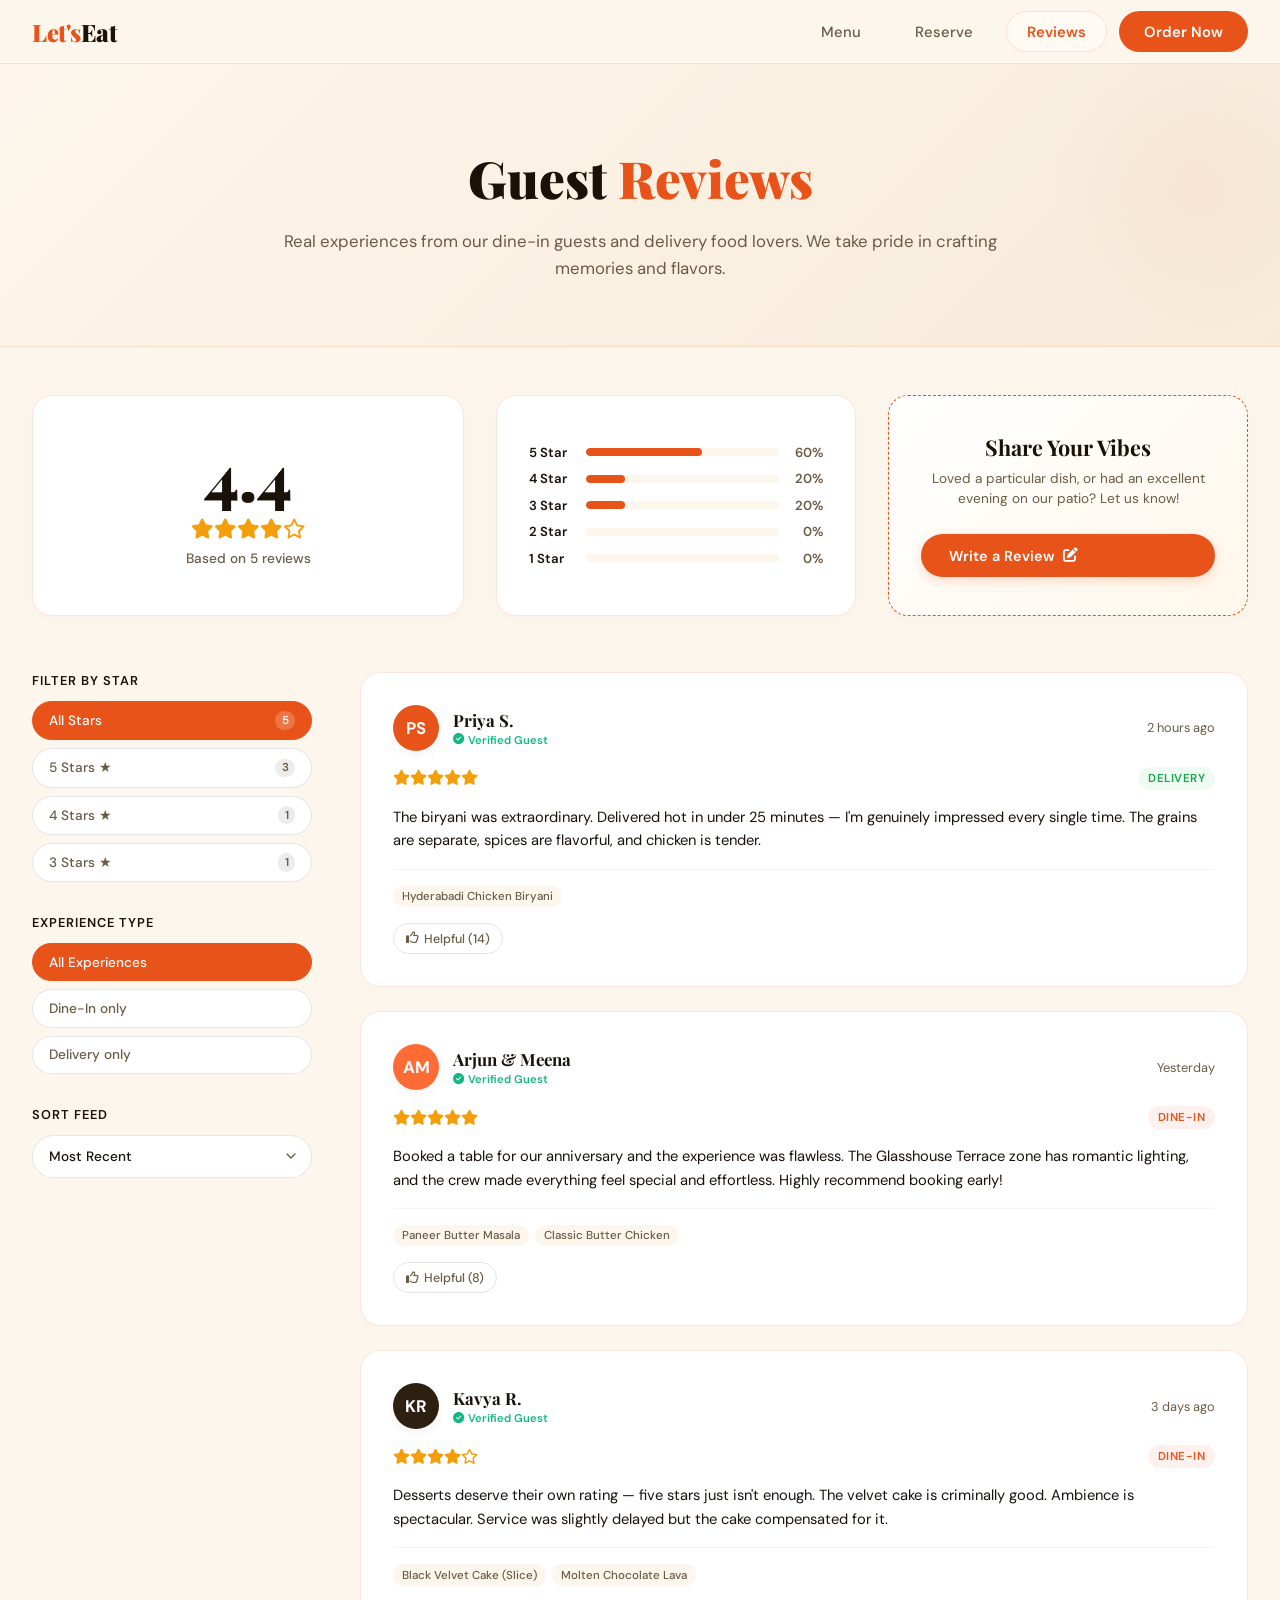
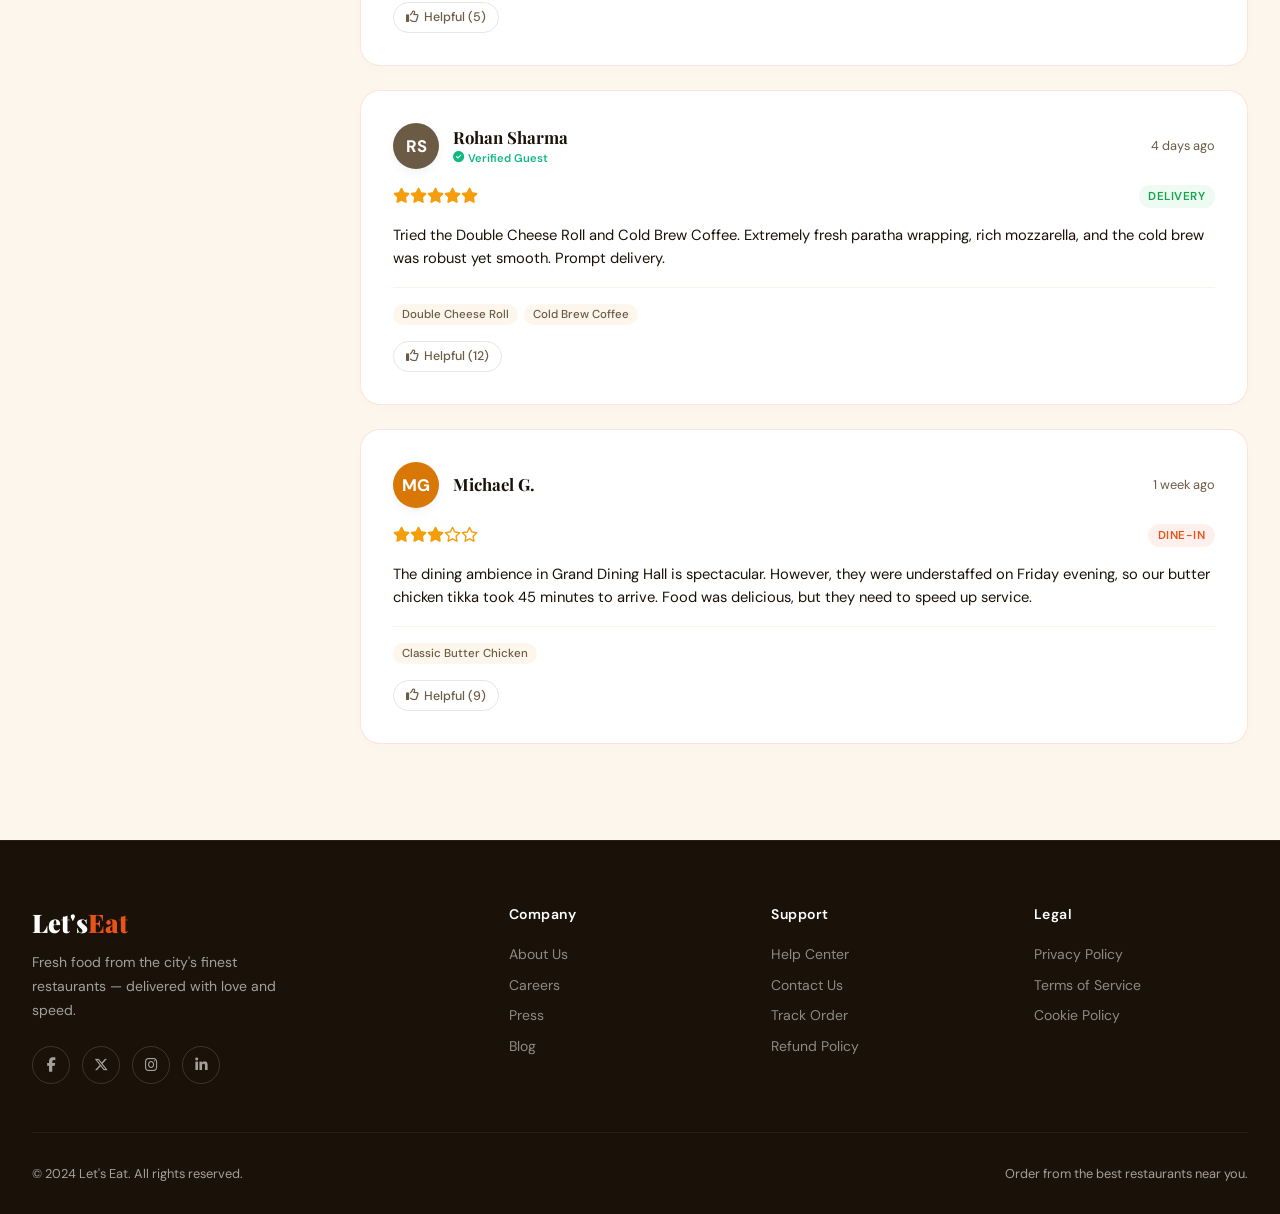
<file: reviews.html>
<!doctype html>
<html lang="en">
  <head>
    <meta charset="UTF-8" />
    <meta name="viewport" content="width=device-width, initial-scale=1.0" />
    <title>Reviews - Let's Eat</title>
    <link
      href="https://fonts.googleapis.com/css2?family=Playfair+Display:wght@400;700;900&family=DM+Sans:wght@300;400;500;700&display=swap"
      rel="stylesheet"
    />
    <link
      rel="stylesheet"
      href="https://cdnjs.cloudflare.com/ajax/libs/font-awesome/6.5.0/css/all.min.css"
    />
    <link rel="stylesheet" href="./styles.css" />
  </head>
  <body>
    <!-- NAV -->
    <nav>
      <a href="index.html" class="nav-logo">Let's<span>Eat</span></a>
      <ul class="nav-links">
        <li>
          <a href="menu.html">Menu</a>
        </li>
        <li>
          <a href="reserve.html">Reserve</a>
        </li>
        <li>
          <a href="reviews.html" class="active-reviews">Reviews</a>
        </li>
        <li>
          <a href="menu.html" class="nav-cta">Order Now</a>
        </li>
      </ul>
      <button class="hamburger" id="hamburger">
        <i class="fa-solid fa-bars"></i>
      </button>
    </nav>

    <!-- MOBILE MENU -->
    <div class="mobile-menu" id="mobileMenu">
      <div class="mobile-menu-header">
        <a href="index.html" class="nav-logo" onclick="closeMobile()"
          >Let's<span>Eat</span></a
        >
        <button class="mobile-close" id="mobileClose">
          <i class="fa-solid fa-xmark"></i>
        </button>
      </div>
      <a href="menu.html" onclick="closeMobile()">Menu</a>
      <a href="reserve.html" onclick="closeMobile()">Reserve</a>
      <a href="reviews.html" onclick="closeMobile()" class="active">Reviews</a>
      <a href="menu.html" onclick="closeMobile()">Order Now</a>
    </div>

    <!-- REVIEWS HERO -->
    <section class="reviews-hero">
      <h1>Guest <span>Reviews</span></h1>
      <p>
        Real experiences from our dine-in guests and delivery food lovers. We
        take pride in crafting memories and flavors.
      </p>
    </section>

    <!-- MAIN PAGE WRAPPER -->
    <section class="reviews-page-container">
      <!-- RATINGS DASHBOARD -->
      <div class="reviews-dashboard">
        <!-- Average Score Box -->
        <div class="dashboard-card">
          <div class="score-display-box">
            <div class="score-num" id="avgScoreNum">4.9</div>
            <div class="score-stars" id="avgScoreStars">
              <!-- Rendered Stars -->
            </div>
            <div class="score-total-count" id="totalReviewsCount">
              Based on 145 reviews
            </div>
          </div>
        </div>

        <!-- Rating progress bars distribution -->
        <div class="dashboard-card">
          <div class="rating-bars-container" id="ratingBarsContainer">
            <!-- Rendered Rating distribution rows (5-star down to 1-star) -->
          </div>
        </div>

        <!-- Attribute Breakdown & CTA -->
        <div class="dashboard-card write-cta-card">
          <h3>Share Your Vibes</h3>
          <p>
            Loved a particular dish, or had an excellent evening on our patio?
            Let us know!
          </p>
          <button class="write-review-btn" onclick="toggleReviewModal(true)">
            Write a Review <i class="fa-solid fa-pen-to-square"></i>
          </button>
        </div>
      </div>

      <!-- REVIEWS FEED SPLIT -->
      <div class="reviews-feed-section">
        <!-- Sidebar filters and controls -->
        <aside class="reviews-sidebar-controls">
          <!-- Filter by Rating -->
          <div class="sidebar-control-group">
            <h4>Filter by Star</h4>
            <div class="reviews-filter-pills" id="starPillsContainer">
              <button class="reviews-filter-pill-btn active" data-rating="all">
                All Stars <span class="badge" id="badgeAll">0</span>
              </button>
              <button class="reviews-filter-pill-btn" data-rating="5">
                5 Stars ★ <span class="badge" id="badge5">0</span>
              </button>
              <button class="reviews-filter-pill-btn" data-rating="4">
                4 Stars ★ <span class="badge" id="badge4">0</span>
              </button>
              <button class="reviews-filter-pill-btn" data-rating="3">
                3 Stars ★ <span class="badge" id="badge3">0</span>
              </button>
            </div>
          </div>

          <!-- Filter by Vibe/Experience type -->
          <div class="sidebar-control-group">
            <h4>Experience Type</h4>
            <div class="reviews-filter-pills" id="tagPillsContainer">
              <button class="reviews-filter-pill-btn active" data-tag="all">
                All Experiences
              </button>
              <button class="reviews-filter-pill-btn" data-tag="dine-in">
                Dine-In only
              </button>
              <button class="reviews-filter-pill-btn" data-tag="delivery">
                Delivery only
              </button>
            </div>
          </div>

          <!-- Sort Select -->
          <div class="sidebar-control-group">
            <h4>Sort Feed</h4>
            <select class="reviews-sort-select" id="sortReviewsSelect">
              <option value="recent">Most Recent</option>
              <option value="highest">Highest Rating</option>
              <option value="lowest">Lowest Rating</option>
              <option value="helpful">Most Helpful</option>
            </select>
          </div>
        </aside>

        <!-- Reviews Card List -->
        <main class="reviews-cards-list" id="reviewsCardsList">
          <!-- Rendered reviews cards here -->
        </main>
      </div>
    </section>

    <!-- WRITE REVIEW OVERLAY MODAL -->
    <div
      class="write-review-overlay"
      id="writeReviewOverlay"
      onclick="closeReviewModalBackdrop(event)"
    >
      <div class="write-review-card">
        <div class="write-review-header">
          <h2>Write a Review</h2>
          <button
            class="write-review-close-btn"
            onclick="toggleReviewModal(false)"
          >
            <i class="fa-solid fa-xmark"></i>
          </button>
        </div>
        <div class="write-review-body">
          <form id="reviewForm" onsubmit="submitReview(event)">
            <!-- Stars Interactive Selector -->
            <div class="star-selector-wrapper">
              <span class="star-selector-label">Tap to Rate</span>
              <div class="interactive-stars-row" id="starsRow">
                <i
                  class="fa-solid fa-star star-select-icon selected"
                  data-value="1"
                ></i>
                <i
                  class="fa-solid fa-star star-select-icon selected"
                  data-value="2"
                ></i>
                <i
                  class="fa-solid fa-star star-select-icon selected"
                  data-value="3"
                ></i>
                <i
                  class="fa-solid fa-star star-select-icon selected"
                  data-value="4"
                ></i>
                <i
                  class="fa-solid fa-star star-select-icon selected"
                  data-value="5"
                ></i>
              </div>
            </div>

            <!-- Name Input -->
            <div class="form-group-custom">
              <label class="form-label-custom" for="reviewerName"
                >Your Name</label
              >
              <div class="form-input-wrap">
                <i class="fa-solid fa-user"></i>
                <input
                  type="text"
                  class="form-input-field"
                  id="reviewerName"
                  placeholder="Enter your name"
                  required
                />
              </div>
            </div>

            <!-- Experience Type Pills -->
            <div class="form-group-custom">
              <label class="form-label-custom">Dining Experience</label>
              <div class="experience-selection-row" id="expContainer">
                <button
                  type="button"
                  class="experience-option-pill active"
                  data-type="dine-in"
                >
                  Dine-In
                </button>
                <button
                  type="button"
                  class="experience-option-pill"
                  data-type="delivery"
                >
                  Delivery
                </button>
              </div>
            </div>

            <!-- Description -->
            <div class="form-group-custom">
              <label class="form-label-custom" for="reviewText"
                >Review Details</label
              >
              <textarea
                class="textarea-custom"
                id="reviewText"
                placeholder="What did you order? How did it taste? Tell us about your service..."
                maxlength="500"
                required
              ></textarea>
              <div class="character-counter-row">
                <span id="charCount">0</span> / 500 characters
              </div>
            </div>

            <button type="submit" class="submit-review-action-btn">
              Submit Review
            </button>
          </form>
        </div>
      </div>
    </div>

    <!-- FOOTER -->
    <footer>
      <div class="footer-inner">
        <div class="footer-top">
          <div>
            <div class="footer-brand-name">Let's<span>Eat</span></div>
            <p class="footer-desc">
              Fresh food from the city's finest restaurants — delivered with
              love and speed.
            </p>
            <div class="footer-socials">
              <a href="#" class="social-btn"
                ><i class="fa-brands fa-facebook-f"></i
              ></a>
              <a href="#" class="social-btn"
                ><i class="fa-brands fa-x-twitter"></i
              ></a>
              <a href="#" class="social-btn"
                ><i class="fa-brands fa-instagram"></i
              ></a>
              <a href="#" class="social-btn"
                ><i class="fa-brands fa-linkedin-in"></i
              ></a>
            </div>
          </div>
          <div class="footer-col">
            <h4>Company</h4>
            <ul>
              <li><a href="#">About Us</a></li>
              <li><a href="#">Careers</a></li>
              <li><a href="#">Press</a></li>
              <li><a href="#">Blog</a></li>
            </ul>
          </div>
          <div class="footer-col">
            <h4>Support</h4>
            <ul>
              <li><a href="#">Help Center</a></li>
              <li><a href="#">Contact Us</a></li>
              <li><a href="#">Track Order</a></li>
              <li><a href="#">Refund Policy</a></li>
            </ul>
          </div>
          <div class="footer-col">
            <h4>Legal</h4>
            <ul>
              <li><a href="#">Privacy Policy</a></li>
              <li><a href="#">Terms of Service</a></li>
              <li><a href="#">Cookie Policy</a></li>
            </ul>
          </div>
        </div>
        <div class="footer-bottom">
          <span>&copy; 2024 Let's Eat. All rights reserved.</span>
          <span>Order from the best restaurants near you.</span>
        </div>
      </div>
    </footer>

    <!-- INTERACTION LOGIC SCRIPTS -->
    <script>
      // 1. DATASET
      const DEFAULT_REVIEWS = [
        {
          id: "rev-1",
          author: "Priya S.",
          avatarBg: "#e8531a",
          rating: 5,
          date: "2 hours ago",
          timestamp: Date.now() - 7200000,
          type: "delivery",
          text: "The biryani was extraordinary. Delivered hot in under 25 minutes — I'm genuinely impressed every single time. The grains are separate, spices are flavorful, and chicken is tender.",
          dishes: ["Hyderabadi Chicken Biryani"],
          helpfulCount: 14,
          helpfulClicked: false,
          verified: true,
        },
        {
          id: "rev-2",
          author: "Arjun & Meena",
          avatarBg: "#ff6b35",
          rating: 5,
          date: "Yesterday",
          timestamp: Date.now() - 86400000,
          type: "dine-in",
          text: "Booked a table for our anniversary and the experience was flawless. The Glasshouse Terrace zone has romantic lighting, and the crew made everything feel special and effortless. Highly recommend booking early!",
          dishes: ["Paneer Butter Masala", "Classic Butter Chicken"],
          helpfulCount: 8,
          helpfulClicked: false,
          verified: true,
        },
        {
          id: "rev-3",
          author: "Kavya R.",
          avatarBg: "#2e2010",
          rating: 4,
          date: "3 days ago",
          timestamp: Date.now() - 259200000,
          type: "dine-in",
          text: "Desserts deserve their own rating — five stars just isn't enough. The velvet cake is criminally good. Ambience is spectacular. Service was slightly delayed but the cake compensated for it.",
          dishes: ["Black Velvet Cake (Slice)", "Molten Chocolate Lava"],
          helpfulCount: 5,
          helpfulClicked: false,
          verified: true,
        },
        {
          id: "rev-4",
          author: "Rohan Sharma",
          avatarBg: "#6b5b45",
          rating: 5,
          date: "4 days ago",
          timestamp: Date.now() - 345600000,
          type: "delivery",
          text: "Tried the Double Cheese Roll and Cold Brew Coffee. Extremely fresh paratha wrapping, rich mozzarella, and the cold brew was robust yet smooth. Prompt delivery.",
          dishes: ["Double Cheese Roll", "Cold Brew Coffee"],
          helpfulCount: 12,
          helpfulClicked: false,
          verified: true,
        },
        {
          id: "rev-5",
          author: "Michael G.",
          avatarBg: "#d97706",
          rating: 3,
          date: "1 week ago",
          timestamp: Date.now() - 604800000,
          type: "dine-in",
          text: "The dining ambience in Grand Dining Hall is spectacular. However, they were understaffed on Friday evening, so our butter chicken tikka took 45 minutes to arrive. Food was delicious, but they need to speed up service.",
          dishes: ["Classic Butter Chicken"],
          helpfulCount: 9,
          helpfulClicked: false,
          verified: false,
        },
      ];

      let reviews = [];
      let activeFilterRating = "all";
      let activeFilterTag = "all";
      let activeSort = "recent";
      let ratingInput = 5;
      let experienceInput = "dine-in";

      // HSL Palette Generator
      const colors = [
        "#e8531a",
        "#ff6b35",
        "#2e2010",
        "#d97706",
        "#059669",
        "#dc2626",
        "#4f46e5",
      ];

      // 2. INITIALIZATION
      window.addEventListener("DOMContentLoaded", () => {
        // Load reviews from localStorage or fallback to defaults
        const storedReviews = localStorage.getItem("letsEatReviews");
        if (storedReviews) {
          reviews = JSON.parse(storedReviews);
        } else {
          reviews = [...DEFAULT_REVIEWS];
          localStorage.setItem("letsEatReviews", JSON.stringify(reviews));
        }

        renderDashboard();
        renderReviewsFeed();
        bindInputControls();
      });

      // 3. EVENT BINDINGS
      function bindInputControls() {
        // Star Filter pills
        const starBtns = document.querySelectorAll(
          "#starPillsContainer .reviews-filter-pill-btn",
        );
        starBtns.forEach((btn) => {
          btn.addEventListener("click", () => {
            starBtns.forEach((b) => b.classList.remove("active"));
            btn.classList.add("active");
            activeFilterRating = btn.getAttribute("data-rating");
            renderReviewsFeed();
          });
        });

        // Tag Filter pills
        const tagBtns = document.querySelectorAll(
          "#tagPillsContainer .reviews-filter-pill-btn",
        );
        tagBtns.forEach((btn) => {
          btn.addEventListener("click", () => {
            tagBtns.forEach((b) => b.classList.remove("active"));
            btn.classList.add("active");
            activeFilterTag = btn.getAttribute("data-tag");
            renderReviewsFeed();
          });
        });

        // Sort Selector
        document
          .getElementById("sortReviewsSelect")
          .addEventListener("change", (e) => {
            activeSort = e.target.value;
            renderReviewsFeed();
          });

        // Modal Form Character Counter
        const textarea = document.getElementById("reviewText");
        textarea.addEventListener("input", (e) => {
          document.getElementById("charCount").textContent =
            e.target.value.length;
        });

        // Form Interactive Stars Selector
        const starIcons = document.querySelectorAll(
          "#starsRow .star-select-icon",
        );
        starIcons.forEach((star) => {
          // Hover enter
          star.addEventListener("mouseenter", () => {
            const val = parseInt(star.getAttribute("data-value"));
            highlightModalStars(val);
          });

          // Hover leave (reset to locked selection ratingInput)
          star.addEventListener("mouseleave", () => {
            highlightModalStars(ratingInput);
          });

          // Click to Lock
          star.addEventListener("click", () => {
            ratingInput = parseInt(star.getAttribute("data-value"));
            highlightModalStars(ratingInput);
          });
        });

        // Form Experience Pills Select
        const expBtns = document.querySelectorAll(
          "#expContainer .experience-option-pill",
        );
        expBtns.forEach((btn) => {
          btn.addEventListener("click", () => {
            expBtns.forEach((b) => b.classList.remove("active"));
            btn.classList.add("active");
            experienceInput = btn.getAttribute("data-type");
          });
        });

        // Hamburger Mobile Menu
        const hamburger = document.getElementById("hamburger");
        const mobileMenu = document.getElementById("mobileMenu");
        const mobileClose = document.getElementById("mobileClose");

        hamburger.addEventListener("click", () =>
          mobileMenu.classList.add("open"),
        );
        mobileClose.addEventListener("click", () =>
          mobileMenu.classList.remove("open"),
        );
      }

      function closeMobile() {
        document.getElementById("mobileMenu").classList.remove("open");
      }

      function highlightModalStars(val) {
        const starIcons = document.querySelectorAll(
          "#starsRow .star-select-icon",
        );
        starIcons.forEach((star, idx) => {
          if (idx < val) {
            star.classList.add("selected");
          } else {
            star.classList.remove("selected");
          }
        });
      }

      // 4. STATS CALCULATIONS & DASHBOARD RENDER
      function renderDashboard() {
        const total = reviews.length;
        if (total === 0) return;

        // Calculate Average
        const sum = reviews.reduce((acc, r) => acc + r.rating, 0);
        const avg = (sum / total).toFixed(1);

        document.getElementById("avgScoreNum").textContent = avg;

        // Render Score stars
        const fullStarsCount = Math.round(avg);
        const starsHtml =
          Array(fullStarsCount)
            .fill('<i class="fa-solid fa-star"></i>')
            .join("") +
          Array(5 - fullStarsCount)
            .fill('<i class="fa-regular fa-star"></i>')
            .join("");
        document.getElementById("avgScoreStars").innerHTML = starsHtml;
        document.getElementById("totalReviewsCount").textContent =
          `Based on ${total} review${total > 1 ? "s" : ""}`;

        // Calculate distribution
        const counts = { 5: 0, 4: 0, 3: 0, 2: 0, 1: 0 };
        reviews.forEach((r) => {
          if (counts[r.rating] !== undefined) counts[r.rating]++;
        });

        // Render Distribution Bars
        const barsContainer = document.getElementById("ratingBarsContainer");
        barsContainer.innerHTML = "";

        for (let star = 5; star >= 1; star--) {
          const count = counts[star];
          const percent = total > 0 ? Math.round((count / total) * 100) : 0;

          const barRow = document.createElement("div");
          barRow.className = "rating-bar-row";
          barRow.innerHTML = `
            <span class="rating-bar-lbl">${star} Star</span>
            <div class="rating-progress-track">
              <div class="rating-progress-fill" style="width: ${percent}%"></div>
            </div>
            <span class="rating-bar-percent">${percent}%</span>
          `;
          barsContainer.appendChild(barRow);
        }

        // Set Side Badge Counts
        document.getElementById("badgeAll").textContent = total;
        document.getElementById("badge5").textContent = counts[5];
        document.getElementById("badge4").textContent = counts[4];
        document.getElementById("badge3").textContent = counts[3];
      }

      // 5. RENDER REVIEWS FEED
      function renderReviewsFeed() {
        const feed = document.getElementById("reviewsCardsList");
        feed.innerHTML = "";

        // Filter items
        let filteredReviews = reviews.filter((r) => {
          const matchesStar =
            activeFilterRating === "all" ||
            r.rating.toString() === activeFilterRating;
          const matchesTag =
            activeFilterTag === "all" || r.type === activeFilterTag;
          return matchesStar && matchesTag;
        });

        // Sort items
        if (activeSort === "recent") {
          filteredReviews.sort((a, b) => b.timestamp - a.timestamp);
        } else if (activeSort === "highest") {
          filteredReviews.sort(
            (a, b) => b.rating - a.rating || b.timestamp - a.timestamp,
          );
        } else if (activeSort === "lowest") {
          filteredReviews.sort(
            (a, b) => a.rating - b.rating || b.timestamp - a.timestamp,
          );
        } else if (activeSort === "helpful") {
          filteredReviews.sort(
            (a, b) =>
              b.helpfulCount - a.helpfulCount || b.timestamp - a.timestamp,
          );
        }

        // Output Cards
        if (filteredReviews.length === 0) {
          feed.innerHTML = `
            <div class="no-results" style="background: var(--white);">
              <i class="fa-solid fa-magnifying-glass"></i>
              <h3>No reviews match filters</h3>
              <p>Try selecting another star rating or reset filters to explore feedback.</p>
            </div>
          `;
          return;
        }

        filteredReviews.forEach((r) => {
          const card = document.createElement("div");
          card.className = "review-feed-card";

          // Get initials
          const nameParts = r.author.trim().split(" ");
          const initials =
            nameParts.length > 1
              ? (
                  nameParts[0][0] + nameParts[nameParts.length - 1][0]
                ).toUpperCase()
              : nameParts[0].slice(0, 2).toUpperCase();

          const starsHtml =
            Array(r.rating).fill('<i class="fa-solid fa-star"></i>').join("") +
            Array(5 - r.rating)
              .fill('<i class="fa-regular fa-star"></i>')
              .join("");

          const typeLabel = r.type === "dine-in" ? "Dine-In" : "Delivery";
          const typeClass = r.type === "dine-in" ? "dine-in" : "delivery";
          const verifiedHtml = r.verified
            ? `<div class="review-verified-badge"><i class="fa-solid fa-circle-check"></i> Verified Guest</div>`
            : "";

          // Dishes Enjoyed Tags
          const dishesHtml =
            r.dishes && r.dishes.length > 0
              ? `<div class="review-ordered-dishes">
                ${r.dishes.map((d) => `<span class="review-dish-tag">${d}</span>`).join("")}
               </div>`
              : "";

          const helpfulActive = r.helpfulClicked ? "active" : "";

          card.innerHTML = `
            <div class="review-card-header">
              <div class="review-author-profile">
                <div class="review-author-avatar" style="background-color: ${r.avatarBg}">${initials}</div>
                <div>
                  <div class="review-author-name">${r.author}</div>
                  ${verifiedHtml}
                </div>
              </div>
              <div class="review-date-info">${r.date}</div>
            </div>

            <div class="review-rating-line">
              <div class="review-stars-display">${starsHtml}</div>
              <span class="review-experience-tag ${typeClass}">${typeLabel}</span>
            </div>

            <p class="review-text-content">${r.text}</p>

            ${dishesHtml}

            <div class="review-helpful-action-bar">
              <button class="helpful-thumbs-btn ${helpfulActive}" onclick="toggleHelpful(event, '${r.id}')">
                <i class="fa-regular fa-thumbs-up"></i> Helpful (${r.helpfulCount})
              </button>
            </div>
          `;
          feed.appendChild(card);
        });
      }

      // 6. HELP-FUL INCREMENTOR
      function toggleHelpful(event, reviewId) {
        const btn = event.currentTarget;
        const reviewIndex = reviews.findIndex((r) => r.id === reviewId);
        if (reviewIndex > -1) {
          const review = reviews[reviewIndex];
          if (review.helpfulClicked) {
            review.helpfulCount--;
            review.helpfulClicked = false;
            btn.classList.remove("active");
          } else {
            review.helpfulCount++;
            review.helpfulClicked = true;
            btn.classList.add("active");
          }
          localStorage.setItem("letsEatReviews", JSON.stringify(reviews));
          renderReviewsFeed();
        }
      }

      // 7. WRITE REVIEW MODAL OPEN/CLOSE
      function toggleReviewModal(show) {
        const modal = document.getElementById("writeReviewOverlay");
        if (show) {
          modal.classList.add("open");
        } else {
          modal.classList.remove("open");
        }
      }

      function closeReviewModalBackdrop(event) {
        if (event.target.id === "writeReviewOverlay") {
          toggleReviewModal(false);
        }
      }

      // 8. REVIEW FORM SUBMISSION
      function submitReview(event) {
        event.preventDefault();

        const nameInput = document.getElementById("reviewerName").value.trim();
        const textInput = document.getElementById("reviewText").value.trim();

        if (textInput.length < 10) {
          alert("Review details must be at least 10 characters long.");
          return;
        }

        // Create new review object
        const randomColor = colors[Math.floor(Math.random() * colors.length)];
        const newReview = {
          id: `rev-custom-${Math.floor(Math.random() * 10000)}`,
          author: nameInput,
          avatarBg: randomColor,
          rating: ratingInput,
          date: "Just now",
          timestamp: Date.now(),
          type: experienceInput,
          text: textInput,
          dishes: [], // no initial tags
          helpfulCount: 0,
          helpfulClicked: false,
          verified: false, // custom guest reviewer
        };

        // Add to state and save
        reviews.unshift(newReview);
        localStorage.setItem("letsEatReviews", JSON.stringify(reviews));

        // Sync & Render
        renderDashboard();
        renderReviewsFeed();

        // Reset Form Fields
        document.getElementById("reviewForm").reset();
        document.getElementById("charCount").textContent = "0";
        ratingInput = 5;
        highlightModalStars(5);
        experienceInput = "dine-in";
        const expBtns = document.querySelectorAll(
          "#expContainer .experience-option-pill",
        );
        expBtns.forEach((b) => b.classList.remove("active"));
        expBtns[0].classList.add("active");

        // Close Modal
        toggleReviewModal(false);
      }
    </script>
  </body>
</html>
</file>
<file: styles.css>
*,
*::before,
*::after {
  box-sizing: border-box;
  margin: 0;
  padding: 0;
}

:root {
  --orange: #e8531a;
  --orange-light: #ff6b35;
  --cream: #fdf6ec;
  --dark: #1a1208;
  --dark-2: #2e2010;
  --muted: #6b5b45;
  --border: rgba(232, 83, 26, 0.15);
  --card-bg: #fffaf4;
  --white: #ffffff;
  --shadow: 0 8px 32px rgba(26, 18, 8, 0.08);
  --radius: 20px;
  --radius-sm: 12px;
}

html {
  scroll-behavior: smooth;
}

body {
  font-family: "DM Sans", sans-serif;
  background: var(--cream);
  color: var(--dark);
  overflow-x: hidden;
}

/* NAV */
nav {
  position: sticky;
  top: 0;
  z-index: 100;
  background: rgba(253, 246, 236, 0.92);
  backdrop-filter: blur(16px);
  border-bottom: 1px solid var(--border);
  padding: 0 2rem;
  display: flex;
  align-items: center;
  justify-content: space-between;
  height: 64px;
}

.nav-logo {
  font-family: "Playfair Display", serif;
  font-size: 1.5rem;
  font-weight: 900;
  color: var(--orange);
  letter-spacing: -0.5px;
  text-decoration: none;
}

.nav-logo span {
  color: var(--dark);
}

.nav-links {
  display: flex;
  align-items: center;
  gap: 0.75rem;
  list-style: none;
}

.nav-links a {
  text-decoration: none;
  color: var(--muted);
  font-size: 0.925rem;
  font-weight: 500;
  padding: 0.6rem 1.25rem;
  border-radius: 50px;
  transition: all 0.25s ease;
  display: flex;
  align-items: center;
  gap: 0.4rem;
  border: 1px solid transparent;
}

.nav-links a:hover {
  background: var(--card-bg);
  color: var(--dark);
}

.nav-cta {
  background: var(--orange) !important;
  color: var(--white) !important;
  padding: 0.6rem 1.5rem !important;
  border-radius: 50px !important;
  font-weight: 600 !important;
  border: 1px solid transparent !important;
  transition:
    transform 0.2s ease,
    background 0.2s ease !important;
}

.nav-cta:hover {
  background: var(--orange-light) !important;
  transform: scale(1.04) !important;
}

.hamburger {
  display: none;
  background: none;
  border: none;
  cursor: pointer;
  color: var(--dark);
  font-size: 1.5rem;
  padding: 0.75rem;
  margin-right: -0.75rem;
  transition: transform 0.2s ease;
  position: relative;
  z-index: 105;
}

.hamburger:active {
  transform: scale(0.9);
}

/* HERO */
.hero {
  min-height: calc(100vh - 64px);
  display: grid;
  grid-template-columns: 1fr 1fr;
  align-items: center;
  gap: 3rem;
  padding: 4rem 2rem 4rem 4rem;
  max-width: 1280px;
  margin: 0 auto;
  position: relative;
}

.hero-badge {
  display: inline-flex;
  align-items: center;
  gap: 0.5rem;
  background: rgba(232, 83, 26, 0.1);
  color: var(--orange);
  font-size: 0.8rem;
  font-weight: 500;
  padding: 0.4rem 1rem;
  border-radius: 50px;
  border: 1px solid rgba(232, 83, 26, 0.2);
  margin-bottom: 1.5rem;
  animation: fadeUp 0.8s 0.2s ease both;
}

.hero-badge::before {
  content: "";
  width: 6px;
  height: 6px;
  background: var(--orange);
  border-radius: 50%;
  animation: pulse 1.5s infinite;
}

@keyframes pulse {
  0%,
  100% {
    transform: scale(1);
    opacity: 1;
  }

  50% {
    transform: scale(1.4);
    opacity: 0.6;
  }
}

.hero h1 {
  font-family: "Playfair Display", serif;
  font-size: clamp(2.8rem, 5vw, 4.5rem);
  font-weight: 900;
  line-height: 1.1;
  letter-spacing: -1px;
  color: var(--dark);
  animation: fadeUp 0.8s 0.4s ease both;
}

.hero h1 em {
  color: var(--orange);
  font-style: normal;
  position: relative;
  display: inline-block;
}

.hero h1 em::after {
  content: "";
  position: absolute;
  bottom: 4px;
  left: 0;
  width: 0;
  height: 4px;
  background: var(--orange);
  border-radius: 2px;
  animation: lineGrow 1s 1.2s ease forwards;
}

@keyframes lineGrow {
  to {
    width: 100%;
  }
}

.hero-sub {
  margin-top: 1.25rem;
  font-size: 1.05rem;
  color: var(--muted);
  line-height: 1.7;
  max-width: 44ch;
  animation: fadeUp 0.8s 0.6s ease both;
}

.hero-actions {
  display: flex;
  gap: 1rem;
  margin-top: 2rem;
  flex-wrap: wrap;
  animation: fadeUp 0.8s 0.8s ease both;
}

.btn-primary {
  background: var(--orange);
  color: var(--white);
  border: none;
  padding: 0.85rem 2rem;
  border-radius: 50px;
  font-size: 0.95rem;
  font-weight: 500;
  font-family: "DM Sans", sans-serif;
  cursor: pointer;
  display: flex;
  align-items: center;
  gap: 0.5rem;
  transition:
    transform 0.2s ease,
    background 0.2s ease;
  text-decoration: none;
}

.btn-primary:hover {
  background: var(--orange-light);
  transform: translateY(-2px);
}

.btn-outline {
  background: transparent;
  color: var(--dark);
  border: 1.5px solid rgba(26, 18, 8, 0.2);
  padding: 0.85rem 2rem;
  border-radius: 50px;
  font-size: 0.95rem;
  font-weight: 500;
  font-family: "DM Sans", sans-serif;
  cursor: pointer;
  transition: all 0.2s ease;
  text-decoration: none;
  display: flex;
  align-items: center;
  gap: 0.5rem;
}

.btn-outline:hover {
  background: var(--card-bg);
  border-color: var(--orange);
  color: var(--orange);
  transform: translateY(-2px);
}

.hero-stats {
  display: flex;
  gap: 2rem;
  margin-top: 2.5rem;
  animation: fadeUp 0.8s 1s ease both;
}

.stat {
  display: flex;
  flex-direction: column;
  gap: 2px;
}

.stat-num {
  font-family: "Playfair Display", serif;
  font-size: 1.6rem;
  font-weight: 700;
  color: var(--dark);
  line-height: 1;
}

.stat-label {
  font-size: 0.78rem;
  color: var(--muted);
  font-weight: 400;
}

/* Hero visual */
.hero-visual {
  position: relative;
  display: flex;
  align-items: center;
  justify-content: center;
  animation: fadeIn 1s 0.4s ease both;
}

@keyframes fadeIn {
  from {
    opacity: 0;
  }

  to {
    opacity: 1;
  }
}

@keyframes fadeUp {
  from {
    opacity: 0;
    transform: translateY(24px);
  }

  to {
    opacity: 1;
    transform: translateY(0);
  }
}

.hero-img-wrap {
  width: 380px;
  height: 480px;
  border-radius: 40% 60% 60% 40% / 50% 50% 60% 40%;
  overflow: hidden;
  position: relative;
  animation: morphBlob 8s ease-in-out infinite;
  box-shadow: 0 32px 80px rgba(232, 83, 26, 0.2);
}

@keyframes morphBlob {
  0%,
  100% {
    border-radius: 40% 60% 60% 40% / 50% 50% 60% 40%;
  }

  33% {
    border-radius: 60% 40% 50% 60% / 40% 60% 50% 60%;
  }

  66% {
    border-radius: 50% 50% 40% 60% / 60% 40% 60% 50%;
  }
}

.hero-img-wrap img {
  width: 100%;
  height: 100%;
  object-fit: cover;
}

.hero-float-card {
  position: absolute;
  background: var(--white);
  border-radius: var(--radius-sm);
  padding: 0.75rem 1rem;
  box-shadow: 0 12px 40px rgba(0, 0, 0, 0.1);
  display: flex;
  align-items: center;
  gap: 0.6rem;
  font-size: 0.82rem;
  font-weight: 500;
  animation: floatY 4s ease-in-out infinite;
}

@keyframes floatY {
  0%,
  100% {
    transform: translateY(0px);
  }

  50% {
    transform: translateY(-8px);
  }
}

.hero-float-card.left {
  bottom: 80px;
  left: -30px;
  animation-delay: 0.5s;
}

.hero-float-card.top {
  top: 40px;
  right: -20px;
  animation-delay: 1s;
}

.float-icon {
  width: 32px;
  height: 32px;
  border-radius: 8px;
  display: flex;
  align-items: center;
  justify-content: center;
  font-size: 1rem;
}

.float-icon.orange {
  background: rgba(232, 83, 26, 0.12);
}

.float-icon.green {
  background: rgba(34, 197, 94, 0.12);
}

/* SECTION HEADERS */
.section-header {
  text-align: center;
  margin-bottom: 3rem;
}

.section-label {
  font-size: 0.78rem;
  font-weight: 500;
  color: var(--orange);
  text-transform: uppercase;
  letter-spacing: 2px;
  margin-bottom: 0.75rem;
}

.section-header h2 {
  font-family: "Playfair Display", serif;
  font-size: clamp(1.8rem, 3vw, 2.8rem);
  font-weight: 700;
  color: var(--dark);
  line-height: 1.2;
}

.section-header p {
  margin-top: 0.75rem;
  color: var(--muted);
  font-size: 1rem;
  max-width: 48ch;
  margin-left: auto;
  margin-right: auto;
  line-height: 1.7;
}

/* CATEGORIES */
.categories-section {
  padding: 6rem 2rem;
  max-width: 1280px;
  margin: 0 auto;
}

.categories-track-wrap {
  position: relative;
  overflow: hidden;
  padding: 1.5rem 0;
  margin: -1.5rem 0;
}

.categories-track {
  display: flex;
  gap: 1rem;
  transition: transform 0.5s cubic-bezier(0.25, 0.46, 0.45, 0.94);
}

.cat-card {
  min-width: 140px;
  background: var(--card-bg);
  border: 1px solid var(--border);
  border-radius: var(--radius);
  padding: 1.5rem 1rem;
  text-align: center;
  cursor: pointer;
  transition: all 0.3s ease;
  display: flex;
  flex-direction: column;
  align-items: center;
  gap: 0.75rem;
  flex-shrink: 0;
}

.cat-card:hover {
  transform: translateY(-8px);
  border-color: var(--orange);
  background: var(--white);
  box-shadow: 0 16px 40px rgba(232, 83, 26, 0.12);
}

.cat-card.active {
  border-color: var(--orange);
  background: var(--orange);
  color: var(--white);
  transform: translateY(-8px);
  box-shadow: 0 16px 40px rgba(232, 83, 26, 0.3);
}

.cat-img {
  width: 72px;
  height: 72px;
  object-fit: cover;
  border-radius: 50%;
  border: 3px solid rgba(255, 255, 255, 0.8);
  transition: transform 0.3s ease;
}

.cat-card:hover .cat-img,
.cat-card.active .cat-img {
  transform: scale(1.1);
}

.cat-name {
  font-size: 0.82rem;
  font-weight: 500;
  color: var(--dark);
}

.cat-card.active .cat-name {
  color: var(--white);
}

.carousel-controls {
  display: flex;
  justify-content: center;
  gap: 0.75rem;
  margin-top: 2rem;
}

.ctrl-btn {
  width: 44px;
  height: 44px;
  border-radius: 50%;
  border: 1.5px solid var(--border);
  background: var(--white);
  color: var(--dark);
  cursor: pointer;
  display: flex;
  align-items: center;
  justify-content: center;
  transition: all 0.2s ease;
  font-size: 0.9rem;
}

.ctrl-btn:hover {
  background: var(--orange);
  color: var(--white);
  border-color: var(--orange);
  transform: scale(1.08);
}

.ctrl-btn:disabled {
  opacity: 0.3;
  cursor: not-allowed;
  transform: none;
}

/* TESTIMONIALS */
.testimonials-section {
  background: var(--dark);
  padding: 6rem 2rem;
  position: relative;
  overflow: hidden;
}

.testimonials-section::before {
  content: '"';
  position: absolute;
  font-family: "Playfair Display", serif;
  font-size: 30rem;
  color: rgba(255, 255, 255, 0.03);
  top: -4rem;
  left: -2rem;
  line-height: 1;
  pointer-events: none;
}

.testimonials-inner {
  max-width: 900px;
  margin: 0 auto;
  position: relative;
  z-index: 1;
}

.testimonials-section .section-label {
  color: var(--orange-light);
}

.testimonials-section .section-header h2 {
  color: var(--white);
}

.testimonial-slide {
  display: none;
  animation: fadeSlide 0.5s ease forwards;
}

.testimonial-slide.active {
  display: block;
}

@keyframes fadeSlide {
  from {
    opacity: 0;
    transform: translateX(20px);
  }

  to {
    opacity: 1;
    transform: translateX(0);
  }
}

.testimonial-card {
  background: rgba(255, 255, 255, 0.06);
  border: 1px solid rgba(255, 255, 255, 0.1);
  border-radius: var(--radius);
  padding: 3rem;
  text-align: center;
}

.testimonial-img {
  width: 280px;
  height: 180px;
  object-fit: cover;
  border-radius: var(--radius-sm);
  margin: 0 auto 2rem;
  display: block;
  border: 3px solid rgba(232, 83, 26, 0.5);
}

.testimonial-text {
  font-family: "Playfair Display", serif;
  font-size: 1.3rem;
  color: rgba(255, 255, 255, 0.9);
  line-height: 1.7;
  margin-bottom: 1.5rem;
  font-style: italic;
}

.testimonial-author {
  font-size: 0.9rem;
  color: var(--orange-light);
  font-weight: 500;
}

.testimonial-dots {
  display: flex;
  justify-content: center;
  gap: 0.5rem;
  margin-top: 2rem;
}

.dot {
  width: 8px;
  height: 8px;
  border-radius: 50%;
  background: rgba(255, 255, 255, 0.2);
  cursor: pointer;
  transition: all 0.3s ease;
}

.dot.active {
  background: var(--orange);
  width: 24px;
  border-radius: 4px;
}

/* RESERVE */
.reserve-section {
  padding: 6rem 2rem;
  max-width: 1280px;
  margin: 0 auto;
}

.reserve-grid {
  display: grid;
  grid-template-columns: 1fr 1fr;
  gap: 1.5rem;
}

.reserve-card {
  border-radius: var(--radius);
  overflow: hidden;
  position: relative;
  height: 340px;
  cursor: pointer;
  background-size: cover;
  background-position: center;
}

.reserve-card::before {
  content: "";
  position: absolute;
  inset: 0;
  background: linear-gradient(
    to top,
    rgba(26, 18, 8, 0.85) 0%,
    transparent 60%
  );
  transition: opacity 0.3s ease;
}

.reserve-card:hover::before {
  opacity: 0.95;
}

.reserve-card:hover {
  transform: scale(1.02);
  transition: transform 0.4s ease;
}

.reserve-content {
  position: absolute;
  bottom: 0;
  left: 0;
  right: 0;
  padding: 2rem;
  transform: translateY(0);
  transition: transform 0.3s ease;
}

.reserve-tag {
  display: inline-block;
  background: var(--orange);
  color: var(--white);
  font-size: 0.72rem;
  font-weight: 600;
  text-transform: uppercase;
  letter-spacing: 1.5px;
  padding: 0.3rem 0.75rem;
  border-radius: 50px;
  margin-bottom: 0.75rem;
}

.reserve-title {
  font-family: "Playfair Display", serif;
  font-size: 1.6rem;
  font-weight: 700;
  color: var(--white);
  margin-bottom: 0.5rem;
  line-height: 1.2;
}

.reserve-sub {
  font-size: 0.875rem;
  color: rgba(255, 255, 255, 0.7);
  margin-bottom: 1.25rem;
}

.reserve-btn {
  display: inline-flex;
  align-items: center;
  gap: 0.5rem;
  background: var(--white);
  color: var(--dark);
  border: none;
  padding: 0.7rem 1.5rem;
  border-radius: 50px;
  font-weight: 500;
  font-size: 0.875rem;
  font-family: "DM Sans", sans-serif;
  cursor: pointer;
  transition: all 0.2s ease;
}

.reserve-btn:hover {
  background: var(--orange);
  color: var(--white);
  transform: translateX(4px);
}

/* MENU SECTION */
.menu-section {
  padding: 6rem 2rem;
  background: var(--dark-2);
}

.menu-inner {
  max-width: 1280px;
  margin: 0 auto;
}

.menu-section .section-header h2 {
  color: var(--white);
}

.menu-section .section-header p {
  color: rgba(255, 255, 255, 0.5);
}

.menu-grid {
  display: grid;
  grid-template-columns: repeat(3, 1fr);
  gap: 1.5rem;
}

.menu-card {
  background: rgba(255, 255, 255, 0.05);
  border: 1px solid rgba(255, 255, 255, 0.08);
  border-radius: var(--radius);
  overflow: hidden;
  transition: all 0.3s ease;
  cursor: pointer;
}

.menu-card:hover {
  transform: translateY(-8px);
  border-color: rgba(232, 83, 26, 0.4);
  background: rgba(255, 255, 255, 0.08);
  box-shadow: 0 24px 60px rgba(0, 0, 0, 0.3);
}

.menu-card-img {
  width: 100%;
  height: 180px;
  object-fit: cover;
  transition: transform 0.4s ease;
}

.menu-card:hover .menu-card-img {
  transform: scale(1.05);
}

.menu-card-body {
  padding: 1.25rem;
}

.menu-card-tag {
  font-size: 0.72rem;
  font-weight: 600;
  text-transform: uppercase;
  letter-spacing: 1px;
  color: var(--orange-light);
  margin-bottom: 0.4rem;
}

.menu-card-title {
  font-family: "Playfair Display", serif;
  font-size: 1.1rem;
  font-weight: 700;
  color: var(--white);
  margin-bottom: 0.4rem;
}

.menu-card-desc {
  font-size: 0.82rem;
  color: rgba(255, 255, 255, 0.5);
  line-height: 1.6;
  margin-bottom: 1rem;
}

.menu-card-footer {
  display: flex;
  align-items: center;
  justify-content: space-between;
}

.menu-price {
  font-size: 1.1rem;
  font-weight: 700;
  color: var(--orange-light);
  font-family: "Playfair Display", serif;
}

.add-btn {
  width: 36px;
  height: 36px;
  border-radius: 50%;
  background: var(--orange);
  border: none;
  color: var(--white);
  cursor: pointer;
  display: flex;
  align-items: center;
  justify-content: center;
  transition: all 0.2s ease;
  font-size: 1.1rem;
}

.add-btn:hover {
  background: var(--orange-light);
  transform: scale(1.15) rotate(90deg);
}

/* FOOTER */
footer {
  background: var(--dark);
  color: rgba(255, 255, 255, 0.6);
  padding: 4rem 2rem 2rem;
  border-top: 1px solid rgba(255, 255, 255, 0.06);
}

.footer-inner {
  max-width: 1280px;
  margin: 0 auto;
}

.footer-top {
  display: grid;
  grid-template-columns: 2fr 1fr 1fr 1fr;
  gap: 3rem;
  padding-bottom: 3rem;
  border-bottom: 1px solid rgba(255, 255, 255, 0.06);
}

.footer-brand-name {
  font-family: "Playfair Display", serif;
  font-size: 1.6rem;
  font-weight: 900;
  color: var(--white);
  margin-bottom: 0.75rem;
}

.footer-brand-name span {
  color: var(--orange);
}

.footer-desc {
  font-size: 0.875rem;
  line-height: 1.7;
  max-width: 28ch;
  margin-bottom: 1.5rem;
}

.footer-socials {
  display: flex;
  gap: 0.75rem;
}

.social-btn {
  width: 38px;
  height: 38px;
  border-radius: 50%;
  border: 1px solid rgba(255, 255, 255, 0.15);
  background: transparent;
  color: rgba(255, 255, 255, 0.6);
  display: flex;
  align-items: center;
  justify-content: center;
  cursor: pointer;
  transition: all 0.2s ease;
  font-size: 0.9rem;
  text-decoration: none;
}

.social-btn:hover {
  background: var(--orange);
  border-color: var(--orange);
  color: var(--white);
  transform: translateY(-3px);
}

.footer-col h4 {
  font-size: 0.875rem;
  font-weight: 600;
  color: var(--white);
  margin-bottom: 1.25rem;
  letter-spacing: 0.5px;
}

.footer-col ul {
  list-style: none;
  display: flex;
  flex-direction: column;
  gap: 0.6rem;
}

.footer-col ul a {
  color: rgba(255, 255, 255, 0.5);
  text-decoration: none;
  font-size: 0.875rem;
  transition: color 0.2s ease;
}

.footer-col ul a:hover {
  color: var(--orange-light);
}

.footer-bottom {
  padding-top: 2rem;
  display: flex;
  align-items: center;
  justify-content: space-between;
  flex-wrap: wrap;
  gap: 1rem;
  font-size: 0.8rem;
}

/* MOBILE NAV */
.mobile-menu {
  display: none;
  position: fixed;
  inset: 0;
  background: var(--cream);
  z-index: 200;
  flex-direction: column;
  padding: 1.25rem 1.5rem;
  gap: 0.75rem;
  align-items: stretch;
}

.mobile-menu.open {
  display: flex;
  animation: fadeIn 0.3s ease;
}

.mobile-menu-header {
  display: flex;
  align-items: center;
  justify-content: space-between;
  width: 100%;
  margin-bottom: 1.5rem;
}

.mobile-close {
  background: none;
  border: none;
  cursor: pointer;
  color: var(--dark);
  font-size: 1.75rem;
  padding: 0.75rem;
  margin-right: -0.75rem;
  transition: transform 0.2s ease;
}

.mobile-close:active {
  transform: scale(0.9);
}

.mobile-menu > a {
  font-family: "DM Sans", sans-serif;
  font-size: 1.1rem;
  font-weight: 600;
  color: var(--dark);
  text-decoration: none;
  background: var(--white);
  border: 1px solid var(--border);
  padding: 1rem 1.5rem;
  border-radius: 12px;
  box-shadow: 0 4px 12px rgba(26, 18, 8, 0.03);
  display: flex;
  align-items: center;
  justify-content: space-between;
  width: 100%;
  transition: all 0.25s ease;
}

.mobile-menu > a::after {
  content: "\f061";
  font-family: "Font Awesome 6 Free";
  font-weight: 900;
  font-size: 0.9rem;
  color: var(--orange);
  transition: transform 0.25s ease;
}

.mobile-menu > a:hover,
.mobile-menu > a:active {
  background: var(--card-bg);
  border-color: var(--orange);
  color: var(--orange);
  box-shadow: 0 6px 16px rgba(232, 83, 26, 0.1);
  padding-left: 1.75rem;
}

.mobile-menu > a:hover::after,
.mobile-menu > a:active::after {
  transform: translateX(4px);
}

/* SCROLL ANIM */
.fade-up {
  opacity: 0;
  transform: translateY(30px);
  transition:
    opacity 0.7s ease,
    transform 0.7s ease;
}

.fade-up.visible {
  opacity: 1;
  transform: translateY(0);
}

/* RESPONSIVE */
@media (max-width: 768px) {
  .nav-links {
    display: none;
  }

  .hamburger {
    display: block;
  }

  .hero {
    grid-template-columns: 1fr;
    text-align: center;
    padding: 2rem 1.5rem 3rem;
    gap: 2rem;
  }

  .hero-sub {
    max-width: 100%;
    margin-left: auto;
    margin-right: auto;
  }

  .hero-actions {
    justify-content: center;
  }

  .hero-stats {
    justify-content: center;
  }

  .hero-visual {
    justify-content: center;
  }

  .hero-img-wrap {
    width: 280px;
    height: 340px;
  }

  .hero-float-card {
    display: none;
  }

  .reserve-grid {
    grid-template-columns: 1fr;
  }

  .menu-grid {
    grid-template-columns: 1fr 1fr;
  }

  .testimonial-img {
    width: 100%;
    max-width: 250px;
    height: 160px;
  }

  .footer-top {
    grid-template-columns: 1fr 1fr;
    gap: 2rem;
  }

  .footer-bottom {
    flex-direction: column;
    text-align: center;
  }
}

@media (max-width: 480px) {
  .menu-grid {
    grid-template-columns: 1fr;
  }

  .footer-top {
    grid-template-columns: 1fr;
  }

  .hero-stats {
    gap: 1.5rem;
  }

  .testimonial-img {
    max-width: 200px;
    height: 130px;
  }
}

/* ==========================================================================
   MENU PAGE SPECIFIC STYLES
   ========================================================================== */

/* Active link styling */
.nav-links a.active {
  background: var(--card-bg);
  color: var(--orange);
  font-weight: 600;
  border: 1px solid var(--border);
}

/* Menu Page Hero */
.menu-hero {
  background: linear-gradient(135deg, #fdf6ec 0%, #f7ebd9 100%);
  padding: 5rem 2rem 4rem;
  text-align: center;
  position: relative;
  overflow: hidden;
  border-bottom: 1px solid var(--border);
}

.menu-hero::before {
  content: "";
  position: absolute;
  top: -10%;
  right: -5%;
  width: 300px;
  height: 300px;
  background: radial-gradient(
    circle,
    rgba(232, 83, 26, 0.05) 0%,
    transparent 70%
  );
  pointer-events: none;
}

.menu-hero::after {
  content: "";
  position: absolute;
  bottom: -10%;
  left: -5%;
  width: 300px;
  height: 300px;
  background: radial-gradient(
    circle,
    rgba(232, 83, 26, 0.05) 0%,
    transparent 70%
  );
  pointer-events: none;
}

.menu-hero h1 {
  font-family: "Playfair Display", serif;
  font-size: clamp(2.5rem, 4vw, 3.8rem);
  font-weight: 900;
  color: var(--dark);
  margin-bottom: 1rem;
}

.menu-hero h1 span {
  color: var(--orange);
}

.menu-hero p {
  color: var(--muted);
  font-size: 1.05rem;
  max-width: 60ch;
  margin: 0 auto;
  line-height: 1.6;
}

/* Search and Controls Sticky Bar */
.menu-controls {
  z-index: 90;
  background: rgba(253, 246, 236, 0.95);
  backdrop-filter: blur(12px);
  border-bottom: 1px solid var(--border);
  padding: 1.25rem 2rem;
  box-shadow: 0 4px 20px rgba(26, 18, 8, 0.04);
}

.menu-controls-inner {
  max-width: 1280px;
  margin: 0 auto;
  display: flex;
  flex-direction: column;
  gap: 1rem;
}

.search-sort-row {
  display: flex;
  align-items: center;
  justify-content: space-between;
  gap: 1.5rem;
  flex-wrap: wrap;
}

.search-wrapper {
  position: relative;
  flex: 1;
  min-width: 280px;
}

.search-wrapper i {
  position: absolute;
  left: 1.25rem;
  top: 50%;
  transform: translateY(-50%);
  color: var(--muted);
  font-size: 0.95rem;
}

.search-input {
  width: 100%;
  padding: 0.85rem 1.25rem 0.85rem 3rem;
  border-radius: 50px;
  border: 1.5px solid rgba(26, 18, 8, 0.1);
  background: var(--white);
  color: var(--dark);
  font-family: "DM Sans", sans-serif;
  font-size: 0.95rem;
  transition: all 0.3s ease;
}

.search-input:focus {
  outline: none;
  border-color: var(--orange);
  box-shadow: 0 0 0 4px rgba(232, 83, 26, 0.1);
}

.sort-wrapper {
  display: flex;
  align-items: center;
  gap: 0.75rem;
}

.sort-label {
  font-size: 0.85rem;
  font-weight: 500;
  color: var(--muted);
}

.sort-select {
  padding: 0.8rem 2rem 0.8rem 1.25rem;
  border-radius: 50px;
  border: 1.5px solid rgba(26, 18, 8, 0.1);
  background: var(--white);
  color: var(--dark);
  font-family: "DM Sans", sans-serif;
  font-size: 0.9rem;
  font-weight: 500;
  cursor: pointer;
  appearance: none;
  background-image: url("data:image/svg+xml;charset=UTF-8,%3Csvg xmlns='http://www.w3.org/2000/svg' width='24' height='24' viewBox='0 0 24 24' fill='none' stroke='%236b5b45' stroke-width='2' stroke-linecap='round' stroke-linejoin='round'%3E%3Cpolyline points='6 9 12 15 18 9'%3E%3C/polyline%3E%3C/svg%3E");
  background-repeat: no-repeat;
  background-position: right 0.75rem center;
  background-size: 1rem;
  transition: all 0.25s ease;
}

.sort-select:focus {
  outline: none;
  border-color: var(--orange);
}

/* Category Filter Track */
.filter-categories {
  display: flex;
  align-items: center;
  gap: 0.5rem;
  overflow-x: auto;
  padding: 0.25rem 0;
  scrollbar-width: none;
  /* Firefox */
}

.filter-categories::-webkit-scrollbar {
  display: none;
  /* Safari & Chrome */
}

.filter-btn {
  background: transparent;
  border: 1px solid rgba(26, 18, 8, 0.1);
  color: var(--muted);
  font-family: "DM Sans", sans-serif;
  font-size: 0.85rem;
  font-weight: 500;
  padding: 0.6rem 1.25rem;
  border-radius: 50px;
  cursor: pointer;
  transition: all 0.25s ease;
  white-space: nowrap;
  display: flex;
  align-items: center;
  gap: 0.4rem;
}

.filter-btn:hover {
  background: var(--card-bg);
  color: var(--dark);
  border-color: var(--orange);
}

.filter-btn.active {
  background: var(--orange);
  color: var(--white);
  border-color: var(--orange);
  box-shadow: 0 4px 12px rgba(232, 83, 26, 0.2);
}

/* Filter Toggles Row */
.filter-toggles {
  display: flex;
  align-items: center;
  gap: 0.75rem;
  flex-wrap: wrap;
}

.toggle-btn {
  background: var(--white);
  border: 1px solid rgba(26, 18, 8, 0.1);
  color: var(--muted);
  font-family: "DM Sans", sans-serif;
  font-size: 0.8rem;
  font-weight: 500;
  padding: 0.5rem 1rem;
  border-radius: 50px;
  cursor: pointer;
  display: flex;
  align-items: center;
  gap: 0.4rem;
  transition: all 0.2s ease;
}

.toggle-btn i {
  font-size: 0.75rem;
}

.toggle-btn.active[data-type="veg"] {
  border-color: #10b981;
  background: rgba(16, 185, 129, 0.08);
  color: #047857;
}

.toggle-btn.active[data-type="spicy"] {
  border-color: #ef4444;
  background: rgba(239, 68, 68, 0.08);
  color: #b91c1c;
}

.toggle-btn.active[data-type="special"] {
  border-color: var(--orange);
  background: rgba(232, 83, 26, 0.08);
  color: var(--orange);
}

/* Menu Grid */
.menu-page-container {
  max-width: 1280px;
  margin: 0 auto;
  padding: 3rem 2rem 6rem;
}

.menu-page-grid {
  display: grid;
  grid-template-columns: repeat(auto-fill, minmax(300px, 1fr));
  gap: 2rem;
  transition: all 0.3s ease;
}

.no-results {
  grid-column: 1 / -1;
  text-align: center;
  padding: 5rem 2rem;
  background: var(--card-bg);
  border-radius: var(--radius);
  border: 1.5px dashed var(--border);
}

.no-results i {
  font-size: 3rem;
  color: var(--muted);
  margin-bottom: 1.5rem;
}

.no-results h3 {
  font-family: "Playfair Display", serif;
  font-size: 1.5rem;
  color: var(--dark);
  margin-bottom: 0.5rem;
}

.no-results p {
  color: var(--muted);
  font-size: 0.95rem;
}

/* Premium Menu Cards */
.menu-page-card {
  background: var(--white);
  border: 1px solid var(--border);
  border-radius: var(--radius);
  overflow: hidden;
  position: relative;
  display: flex;
  flex-direction: column;
  box-shadow: 0 4px 20px rgba(26, 18, 8, 0.02);
  transition: all 0.3s cubic-bezier(0.25, 0.46, 0.45, 0.94);
}

.menu-page-card:hover {
  transform: translateY(-8px);
  border-color: var(--orange);
  box-shadow: var(--shadow);
}

.card-img-wrap {
  width: 100%;
  height: 200px;
  overflow: hidden;
  position: relative;
  background: #f0eae0;
  cursor: pointer;
}

.card-img-wrap img {
  width: 100%;
  height: 100%;
  object-fit: cover;
  transition: transform 0.5s ease;
}

.menu-page-card:hover .card-img-wrap img {
  transform: scale(1.06);
}

.card-badge {
  position: absolute;
  top: 1rem;
  left: 1rem;
  background: rgba(253, 246, 236, 0.9);
  backdrop-filter: blur(8px);
  border: 1px solid var(--border);
  padding: 0.3rem 0.75rem;
  border-radius: 50px;
  font-size: 0.75rem;
  font-weight: 600;
  color: var(--orange);
}

.card-fav-btn {
  position: absolute;
  top: 1rem;
  right: 1rem;
  width: 34px;
  height: 34px;
  border-radius: 50%;
  background: rgba(253, 246, 236, 0.9);
  backdrop-filter: blur(8px);
  border: 1px solid var(--border);
  color: var(--muted);
  display: flex;
  align-items: center;
  justify-content: center;
  cursor: pointer;
  transition: all 0.25s ease;
}

.card-fav-btn:hover {
  color: #ef4444;
  transform: scale(1.1);
}

.card-fav-btn.active {
  color: #ef4444;
  background: var(--white);
  border-color: #ef4444;
  animation: heartPop 0.3s ease;
}

@keyframes heartPop {
  0% {
    transform: scale(1);
  }

  50% {
    transform: scale(1.3);
  }

  100% {
    transform: scale(1);
  }
}

.card-body {
  padding: 1.5rem;
  display: flex;
  flex-direction: column;
  flex-grow: 1;
}

.card-meta-row {
  display: flex;
  align-items: center;
  justify-content: space-between;
  margin-bottom: 0.5rem;
}

.diet-indicator {
  display: flex;
  align-items: center;
  gap: 0.35rem;
  font-size: 0.75rem;
  font-weight: 600;
  text-transform: uppercase;
  letter-spacing: 0.5px;
}

.diet-indicator.veg {
  color: #10b981;
}

.diet-indicator.non-veg {
  color: #ef4444;
}

.diet-dot {
  width: 8px;
  height: 8px;
  border-radius: 50%;
  background: currentColor;
}

.spicy-meter {
  display: flex;
  gap: 2px;
  color: rgba(26, 18, 8, 0.15);
}

.spicy-meter.level-1 i:nth-child(1) {
  color: #f59e0b;
}

.spicy-meter.level-2 i:nth-child(-n + 2) {
  color: #f97316;
}

.spicy-meter.level-3 i:nth-child(-n + 3) {
  color: #ef4444;
}

.card-title-row {
  display: flex;
  justify-content: space-between;
  align-items: flex-start;
  gap: 0.5rem;
  margin-bottom: 0.5rem;
}

.card-title-row h3 {
  font-family: "Playfair Display", serif;
  font-size: 1.2rem;
  font-weight: 700;
  color: var(--dark);
  cursor: pointer;
  transition: color 0.2s ease;
}

.card-title-row h3:hover {
  color: var(--orange);
}

.card-rating {
  display: flex;
  align-items: center;
  gap: 0.25rem;
  font-size: 0.8rem;
  font-weight: 600;
  color: #f59e0b;
}

.card-desc {
  font-size: 0.85rem;
  color: var(--muted);
  line-height: 1.6;
  margin-bottom: 1.5rem;
  flex-grow: 1;
}

.card-footer {
  display: flex;
  align-items: center;
  justify-content: space-between;
  margin-top: auto;
  padding-top: 1rem;
  border-top: 1px solid rgba(232, 83, 26, 0.08);
}

.card-price {
  font-family: "Playfair Display", serif;
  font-size: 1.25rem;
  font-weight: 700;
  color: var(--dark);
}

/* Premium Card Quantity Controller */
.action-wrapper {
  height: 38px;
  display: flex;
  align-items: center;
}

.card-add-btn {
  background: var(--orange);
  color: var(--white);
  border: none;
  padding: 0.5rem 1.25rem;
  border-radius: 50px;
  font-family: "DM Sans", sans-serif;
  font-size: 0.85rem;
  font-weight: 600;
  cursor: pointer;
  transition: all 0.2s ease;
  display: flex;
  align-items: center;
  gap: 0.4rem;
  box-shadow: 0 4px 12px rgba(232, 83, 26, 0.15);
}

.card-add-btn:hover {
  background: var(--orange-light);
  transform: translateY(-1px);
}

.qty-controller {
  display: flex;
  align-items: center;
  background: var(--cream);
  border: 1px solid var(--border);
  border-radius: 50px;
  padding: 2px;
  gap: 0.6rem;
  animation: qtyPop 0.2s ease forwards;
}

@keyframes qtyPop {
  from {
    transform: scale(0.9);
    opacity: 0;
  }

  to {
    transform: scale(1);
    opacity: 1;
  }
}

.qty-btn {
  width: 32px;
  height: 32px;
  border-radius: 50%;
  background: var(--white);
  border: 1px solid rgba(232, 83, 26, 0.1);
  color: var(--dark);
  cursor: pointer;
  display: flex;
  align-items: center;
  justify-content: center;
  font-size: 0.85rem;
  transition: all 0.2s ease;
}

.qty-btn:hover {
  background: var(--orange);
  color: var(--white);
}

.qty-val {
  font-size: 0.9rem;
  font-weight: 600;
  color: var(--dark);
  min-width: 14px;
  text-align: center;
}

/* Floating Cart Trigger Button */
.floating-cart {
  position: fixed;
  bottom: 2rem;
  right: 2rem;
  background: var(--orange);
  color: var(--white);
  width: 64px;
  height: 64px;
  border-radius: 50%;
  display: flex;
  align-items: center;
  justify-content: center;
  font-size: 1.5rem;
  cursor: pointer;
  box-shadow: 0 12px 36px rgba(232, 83, 26, 0.35);
  border: 2px solid rgba(255, 255, 255, 0.2);
  z-index: 95;
  transition: all 0.3s cubic-bezier(0.175, 0.885, 0.32, 1.275);
}

.floating-cart:hover {
  transform: scale(1.08) translateY(-4px);
  background: var(--orange-light);
}

.cart-count-badge {
  position: absolute;
  top: -4px;
  right: -4px;
  background: #10b981;
  color: var(--white);
  border: 2px solid var(--white);
  font-size: 0.72rem;
  font-weight: 700;
  padding: 0.2rem 0.45rem;
  border-radius: 50px;
  line-height: 1;
}

/* Cart Drawer */
.cart-drawer {
  position: fixed;
  top: 0;
  right: 0;
  width: 420px;
  height: 100vh;
  background: var(--white);
  z-index: 210;
  box-shadow: -10px 0 40px rgba(26, 18, 8, 0.15);
  display: flex;
  flex-direction: column;
  transform: translateX(100%);
  transition: transform 0.4s cubic-bezier(0.25, 0.46, 0.45, 0.94);
}

.cart-drawer.open {
  transform: translateX(0);
}

.drawer-backdrop {
  position: fixed;
  inset: 0;
  background: rgba(26, 18, 8, 0.4);
  backdrop-filter: blur(4px);
  z-index: 205;
  opacity: 0;
  pointer-events: none;
  transition: opacity 0.3s ease;
}

.drawer-backdrop.open {
  opacity: 1;
  pointer-events: auto;
}

.cart-header {
  padding: 1.5rem 2rem;
  border-bottom: 1px solid var(--border);
  display: flex;
  align-items: center;
  justify-content: space-between;
  background: var(--cream);
}

.cart-header h2 {
  font-family: "Playfair Display", serif;
  font-size: 1.5rem;
  font-weight: 700;
  color: var(--dark);
  display: flex;
  align-items: center;
  gap: 0.6rem;
}

.cart-close-btn {
  background: none;
  border: none;
  font-size: 1.25rem;
  color: var(--muted);
  cursor: pointer;
  width: 36px;
  height: 36px;
  border-radius: 50%;
  display: flex;
  align-items: center;
  justify-content: center;
  transition: all 0.2s ease;
}

.cart-close-btn:hover {
  background: rgba(232, 83, 26, 0.08);
  color: var(--orange);
}

.cart-items-list {
  flex-grow: 1;
  overflow-y: auto;
  padding: 1.5rem 2rem;
  display: flex;
  flex-direction: column;
  gap: 1.25rem;
}

/* Custom Scrollbar for Cart list */
.cart-items-list::-webkit-scrollbar {
  width: 6px;
}

.cart-items-list::-webkit-scrollbar-track {
  background: transparent;
}

.cart-items-list::-webkit-scrollbar-thumb {
  background: rgba(26, 18, 8, 0.1);
  border-radius: 3px;
}

.cart-items-list::-webkit-scrollbar-thumb:hover {
  background: rgba(26, 18, 8, 0.2);
}

.empty-cart-state {
  text-align: center;
  padding: 4rem 2rem;
  display: flex;
  flex-direction: column;
  align-items: center;
  gap: 1rem;
  margin: auto;
}

.empty-cart-state i {
  font-size: 3.5rem;
  color: var(--muted);
  opacity: 0.4;
}

.empty-cart-state p {
  color: var(--muted);
  font-size: 0.95rem;
}

.cart-item-row {
  display: flex;
  align-items: center;
  gap: 1rem;
  padding-bottom: 1.25rem;
  border-bottom: 1px solid rgba(232, 83, 26, 0.08);
  animation: itemSlideIn 0.3s ease;
}

@keyframes itemSlideIn {
  from {
    transform: translateX(20px);
    opacity: 0;
  }

  to {
    transform: translateX(0);
    opacity: 1;
  }
}

.cart-item-img {
  width: 64px;
  height: 64px;
  object-fit: cover;
  border-radius: var(--radius-sm);
  background: #f0eae0;
}

.cart-item-info {
  flex-grow: 1;
}

.cart-item-name {
  font-family: "Playfair Display", serif;
  font-size: 1rem;
  font-weight: 700;
  color: var(--dark);
  margin-bottom: 0.2rem;
}

.cart-item-cust {
  font-size: 0.72rem;
  color: var(--orange-light);
  font-weight: 500;
  margin-bottom: 0.4rem;
}

.cart-item-price {
  font-family: "Playfair Display", serif;
  font-size: 0.95rem;
  font-weight: 700;
  color: var(--dark);
}

.cart-item-qty {
  display: flex;
  align-items: center;
  background: var(--cream);
  border-radius: 50px;
  padding: 1px;
  gap: 0.4rem;
}

.cart-qty-btn {
  width: 24px;
  height: 24px;
  border-radius: 50%;
  background: var(--white);
  border: none;
  color: var(--dark);
  font-size: 0.7rem;
  cursor: pointer;
  display: flex;
  align-items: center;
  justify-content: center;
  transition: all 0.2s ease;
}

.cart-qty-btn:hover {
  background: var(--orange);
  color: var(--white);
}

.cart-qty-val {
  font-size: 0.8rem;
  font-weight: 600;
  min-width: 12px;
  text-align: center;
}

/* Promo and Checkout Footer */
.cart-footer-summary {
  padding: 1.5rem 2rem;
  background: var(--cream);
  border-top: 1px solid var(--border);
}

.promo-row {
  display: flex;
  gap: 0.5rem;
  margin-bottom: 1.25rem;
}

.promo-input {
  flex: 1;
  padding: 0.6rem 1rem;
  border-radius: 50px;
  border: 1px solid rgba(26, 18, 8, 0.1);
  font-family: "DM Sans", sans-serif;
  font-size: 0.85rem;
}

.promo-input:focus {
  outline: none;
  border-color: var(--orange);
}

.promo-btn {
  background: var(--dark);
  color: var(--white);
  border: none;
  padding: 0.6rem 1.25rem;
  border-radius: 50px;
  font-family: "DM Sans", sans-serif;
  font-size: 0.85rem;
  font-weight: 600;
  cursor: pointer;
  transition: all 0.2s ease;
}

.promo-btn:hover {
  background: var(--orange);
}

.summary-details {
  display: flex;
  flex-direction: column;
  gap: 0.6rem;
  margin-bottom: 1.5rem;
}

.summary-line {
  display: flex;
  align-items: center;
  justify-content: space-between;
  font-size: 0.85rem;
  color: var(--muted);
}

.summary-line.total {
  font-family: "Playfair Display", serif;
  font-size: 1.25rem;
  font-weight: 700;
  color: var(--dark);
  border-top: 1px dashed rgba(26, 18, 8, 0.15);
  padding-top: 0.75rem;
  margin-top: 0.25rem;
}

.checkout-btn {
  width: 100%;
  background: var(--orange);
  color: var(--white);
  border: none;
  padding: 0.9rem;
  border-radius: 50px;
  font-family: "DM Sans", sans-serif;
  font-size: 0.95rem;
  font-weight: 600;
  cursor: pointer;
  display: flex;
  align-items: center;
  justify-content: center;
  gap: 0.5rem;
  box-shadow: 0 4px 16px rgba(232, 83, 26, 0.2);
  transition: all 0.25s ease;
}

.checkout-btn:hover {
  background: var(--orange-light);
  transform: translateY(-2px);
}

/* Detail Modal Styles */
.modal-overlay {
  position: fixed;
  inset: 0;
  background: rgba(26, 18, 8, 0.5);
  backdrop-filter: blur(8px);
  z-index: 300;
  opacity: 0;
  pointer-events: none;
  display: flex;
  align-items: center;
  justify-content: center;
  padding: 1.5rem;
  transition: opacity 0.3s ease;
}

.modal-overlay.open {
  opacity: 1;
  pointer-events: auto;
}

.modal-container {
  background: var(--white);
  width: 100%;
  max-width: 680px;
  border-radius: var(--radius);
  overflow: hidden;
  box-shadow: 0 24px 60px rgba(0, 0, 0, 0.2);
  transform: translateY(30px) scale(0.95);
  transition: all 0.35s cubic-bezier(0.25, 0.46, 0.45, 0.94);
  max-height: 90vh;
  display: flex;
  flex-direction: column;
}

.modal-overlay.open .modal-container {
  transform: translateY(0) scale(1);
}

.modal-body {
  overflow-y: auto;
  padding-bottom: 2rem;
}

.modal-hero-img-wrap {
  width: 100%;
  height: 280px;
  position: relative;
}

.modal-hero-img-wrap img {
  width: 100%;
  height: 100%;
  object-fit: cover;
}

.modal-close-btn {
  position: absolute;
  top: 1.25rem;
  right: 1.25rem;
  width: 38px;
  height: 38px;
  border-radius: 50%;
  background: rgba(255, 255, 255, 0.9);
  backdrop-filter: blur(4px);
  border: none;
  color: var(--dark);
  font-size: 1.1rem;
  display: flex;
  align-items: center;
  justify-content: center;
  cursor: pointer;
  transition: all 0.2s ease;
  box-shadow: 0 4px 12px rgba(0, 0, 0, 0.1);
}

.modal-close-btn:hover {
  background: var(--orange);
  color: var(--white);
  transform: scale(1.05);
}

.modal-content-inner {
  padding: 2rem;
}

.modal-title-row {
  display: flex;
  justify-content: space-between;
  align-items: flex-start;
  gap: 1rem;
  margin-bottom: 0.75rem;
}

.modal-title-row h2 {
  font-family: "Playfair Display", serif;
  font-size: 1.8rem;
  font-weight: 700;
  color: var(--dark);
}

.modal-info-meta {
  display: flex;
  align-items: center;
  gap: 1.25rem;
  margin-bottom: 1.25rem;
  font-size: 0.85rem;
  color: var(--muted);
  border-bottom: 1px solid rgba(232, 83, 26, 0.08);
  padding-bottom: 1rem;
}

.modal-desc {
  font-size: 0.95rem;
  color: var(--muted);
  line-height: 1.6;
  margin-bottom: 1.5rem;
}

.modal-subtitle {
  font-family: "Playfair Display", serif;
  font-size: 1.1rem;
  font-weight: 700;
  color: var(--dark);
  margin-bottom: 0.75rem;
}

/* Nutrition Grid */
.nutrition-grid {
  display: grid;
  grid-template-columns: repeat(4, 1fr);
  gap: 0.75rem;
  margin-bottom: 2rem;
}

.nutrition-item {
  background: var(--cream);
  border: 1px solid var(--border);
  padding: 0.75rem 0.5rem;
  border-radius: var(--radius-sm);
  text-align: center;
}

.nutrition-val {
  font-family: "Playfair Display", serif;
  font-size: 1.1rem;
  font-weight: 700;
  color: var(--orange);
  margin-bottom: 0.15rem;
}

.nutrition-lbl {
  font-size: 0.72rem;
  font-weight: 500;
  color: var(--muted);
  text-transform: uppercase;
}

/* Customizations */
.custom-section {
  margin-bottom: 2rem;
}

.custom-option-list {
  display: flex;
  flex-direction: column;
  gap: 0.75rem;
}

.custom-checkbox-row {
  display: flex;
  align-items: center;
  justify-content: space-between;
  padding: 0.75rem 1rem;
  background: var(--card-bg);
  border: 1px solid rgba(232, 83, 26, 0.08);
  border-radius: var(--radius-sm);
  cursor: pointer;
  transition: all 0.2s ease;
}

.custom-checkbox-row:hover {
  border-color: var(--orange);
}

.custom-lbl-side {
  display: flex;
  align-items: center;
  gap: 0.75rem;
}

.custom-checkbox-row input {
  accent-color: var(--orange);
  width: 18px;
  height: 18px;
  cursor: pointer;
}

.custom-lbl-side span {
  font-size: 0.9rem;
  font-weight: 500;
  color: var(--dark);
}

.custom-price-side {
  font-size: 0.85rem;
  font-weight: 600;
  color: var(--orange-light);
}

/* Modal Action Bar */
.modal-action-bar {
  display: flex;
  align-items: center;
  justify-content: space-between;
  padding: 1.5rem 2rem;
  border-top: 1px solid var(--border);
  background: var(--cream);
}

.modal-price-display {
  display: flex;
  flex-direction: column;
}

.modal-price-lbl {
  font-size: 0.75rem;
  color: var(--muted);
  text-transform: uppercase;
}

.modal-price-val {
  font-family: "Playfair Display", serif;
  font-size: 1.6rem;
  font-weight: 900;
  color: var(--dark);
}

.modal-add-btn {
  background: var(--orange);
  color: var(--white);
  border: none;
  padding: 0.85rem 2rem;
  border-radius: 50px;
  font-family: "DM Sans", sans-serif;
  font-size: 0.95rem;
  font-weight: 600;
  cursor: pointer;
  transition: all 0.2s ease;
  display: flex;
  align-items: center;
  gap: 0.5rem;
  box-shadow: 0 4px 16px rgba(232, 83, 26, 0.25);
}

.modal-add-btn:hover {
  background: var(--orange-light);
  transform: translateY(-1.5px);
}

/* Success Order Placement Anim overlay */
.success-overlay {
  position: fixed;
  inset: 0;
  background: rgba(26, 18, 8, 0.9);
  z-index: 500;
  display: flex;
  flex-direction: column;
  align-items: center;
  justify-content: center;
  opacity: 0;
  pointer-events: none;
  transition: opacity 0.4s ease;
}

.success-overlay.open {
  opacity: 1;
  pointer-events: auto;
}

.success-card {
  text-align: center;
  background: var(--white);
  border-radius: var(--radius);
  padding: 3rem;
  max-width: 440px;
  width: 90%;
  box-shadow: 0 24px 60px rgba(0, 0, 0, 0.3);
  transform: scale(0.85);
  transition: transform 0.4s cubic-bezier(0.175, 0.885, 0.32, 1.275);
}

.success-overlay.open .success-card {
  transform: scale(1);
}

.success-icon {
  width: 80px;
  height: 80px;
  border-radius: 50%;
  background: rgba(16, 185, 129, 0.1);
  color: #10b981;
  display: flex;
  align-items: center;
  justify-content: center;
  font-size: 2.5rem;
  margin: 0 auto 1.5rem;
  animation: successPulse 1.5s infinite;
}

@keyframes successPulse {
  0% {
    transform: scale(1);
    box-shadow: 0 0 0 0 rgba(16, 185, 129, 0.4);
  }

  70% {
    transform: scale(1.05);
    box-shadow: 0 0 0 15px rgba(16, 185, 129, 0);
  }

  100% {
    transform: scale(1);
    box-shadow: 0 0 0 0 rgba(16, 185, 129, 0);
  }
}

.success-card h2 {
  font-family: "Playfair Display", serif;
  font-size: 1.8rem;
  font-weight: 700;
  color: var(--dark);
  margin-bottom: 0.75rem;
}

.success-card p {
  color: var(--muted);
  font-size: 0.95rem;
  line-height: 1.6;
  margin-bottom: 2rem;
}

.success-close-btn {
  background: var(--dark);
  color: var(--white);
  border: none;
  padding: 0.8rem 2rem;
  border-radius: 50px;
  font-family: "DM Sans", sans-serif;
  font-size: 0.9rem;
  font-weight: 500;
  cursor: pointer;
  transition: all 0.2s ease;
}

.success-close-btn:hover {
  background: var(--orange);
}

/* RESPONSIVE UPDATES FOR MENU PAGE */
@media (max-width: 991px) {
  .menu-page-grid {
    grid-template-columns: repeat(2, 1fr);
  }
}

@media (max-width: 768px) {
  .menu-controls {
    padding: 1rem;
  }

  .menu-controls-inner {
    gap: 0.75rem;
  }

  .search-sort-row {
    flex-direction: column;
    align-items: stretch;
    gap: 0.75rem;
  }

  .search-wrapper {
    min-width: 100%;
  }

  .sort-wrapper {
    justify-content: space-between;
  }

  .cart-drawer {
    width: 100%;
  }

  .modal-container {
    max-height: 95vh;
  }

  .modal-hero-img-wrap {
    height: 200px;
  }

  .modal-content-inner {
    padding: 1.5rem;
  }
}

@media (max-width: 480px) {
  .menu-page-grid {
    grid-template-columns: 1fr;
  }

  .nutrition-grid {
    grid-template-columns: repeat(2, 1fr);
  }

  .modal-action-bar {
    padding: 1rem 1.5rem;
  }
}

/* ==========================================================================
   RESERVE PAGE SPECIFIC STYLES
   ========================================================================== */

/* Active nav link for Reserve */
.nav-links a.active-reserve {
  background: var(--card-bg);
  color: var(--orange);
  font-weight: 600;
  border: 1px solid var(--border);
}

/* Reserve Hero */
.reserve-hero {
  background: linear-gradient(135deg, #fdf6ec 0%, #f7ebd9 100%);
  padding: 5rem 2rem 4rem;
  text-align: center;
  position: relative;
  overflow: hidden;
  border-bottom: 1px solid var(--border);
}

.reserve-hero::before {
  content: "";
  position: absolute;
  top: -10%;
  right: -5%;
  width: 300px;
  height: 300px;
  background: radial-gradient(
    circle,
    rgba(232, 83, 26, 0.05) 0%,
    transparent 70%
  );
  pointer-events: none;
}

.reserve-hero h1 {
  font-family: "Playfair Display", serif;
  font-size: clamp(2.5rem, 4vw, 3.8rem);
  font-weight: 900;
  color: var(--dark);
  margin-bottom: 1rem;
}

.reserve-hero h1 span {
  color: var(--orange);
}

.reserve-hero p {
  color: var(--muted);
  font-size: 1.05rem;
  max-width: 60ch;
  margin: 0 auto;
  line-height: 1.6;
}

/* Main Layout Split */
.reserve-page-container {
  max-width: 1280px;
  margin: 0 auto;
  padding: 3rem 2rem 6rem;
}

.reserve-grid-split {
  display: grid;
  grid-template-columns: 1.2fr 1fr;
  gap: 3rem;
  align-items: start;
}

/* Booking Form styling */
.booking-form-card {
  background: var(--white);
  border: 1px solid var(--border);
  border-radius: var(--radius);
  padding: 2.5rem;
  box-shadow: 0 4px 24px rgba(26, 18, 8, 0.02);
}

.booking-form-card h2 {
  font-family: "Playfair Display", serif;
  font-size: 1.6rem;
  color: var(--dark);
  margin-bottom: 1.5rem;
  padding-bottom: 0.75rem;
  border-bottom: 1px solid rgba(232, 83, 26, 0.08);
}

.form-row-split {
  display: grid;
  grid-template-columns: 1fr 1fr;
  gap: 1.5rem;
  margin-bottom: 1.5rem;
}

.form-group-custom {
  display: flex;
  flex-direction: column;
  gap: 0.5rem;
  margin-bottom: 1.5rem;
}

.form-group-custom.no-margin {
  margin-bottom: 0;
}

.form-label-custom {
  font-size: 0.85rem;
  font-weight: 600;
  color: var(--dark);
  text-transform: uppercase;
  letter-spacing: 0.5px;
}

.form-input-wrap {
  position: relative;
}

.form-input-wrap i {
  position: absolute;
  left: 1.1rem;
  top: 50%;
  transform: translateY(-50%);
  color: var(--muted);
  font-size: 0.95rem;
}

.form-input-field {
  width: 100%;
  padding: 0.85rem 1.25rem 0.85rem 2.8rem;
  border-radius: 50px;
  border: 1.5px solid rgba(26, 18, 8, 0.1);
  background: var(--white);
  color: var(--dark);
  font-family: "DM Sans", sans-serif;
  font-size: 0.95rem;
  transition: all 0.3s ease;
}

.form-input-field:focus {
  outline: none;
  border-color: var(--orange);
  box-shadow: 0 0 0 4px rgba(232, 83, 26, 0.1);
}

/* Guest count pills */
.guests-pills-container {
  display: flex;
  flex-wrap: wrap;
  gap: 0.5rem;
}

.guest-pill-btn {
  background: var(--white);
  border: 1.5px solid rgba(26, 18, 8, 0.1);
  color: var(--muted);
  width: 44px;
  height: 44px;
  border-radius: 50%;
  font-family: "DM Sans", sans-serif;
  font-size: 0.95rem;
  font-weight: 600;
  cursor: pointer;
  display: flex;
  align-items: center;
  justify-content: center;
  transition: all 0.2s ease;
}

.guest-pill-btn:hover {
  border-color: var(--orange);
  color: var(--dark);
  background: var(--card-bg);
}

.guest-pill-btn.active {
  background: var(--orange);
  color: var(--white);
  border-color: var(--orange);
  box-shadow: 0 4px 12px rgba(232, 83, 26, 0.2);
}

/* Time Slot selection */
.time-session-group {
  margin-bottom: 1rem;
}

.session-title {
  font-size: 0.8rem;
  font-weight: 600;
  color: var(--muted);
  margin-bottom: 0.5rem;
  text-transform: uppercase;
  letter-spacing: 0.5px;
}

.slots-grid-layout {
  display: grid;
  grid-template-columns: repeat(4, 1fr);
  gap: 0.5rem;
}

.slot-btn-item {
  background: var(--white);
  border: 1.5px solid rgba(26, 18, 8, 0.1);
  color: var(--muted);
  padding: 0.6rem 0.5rem;
  border-radius: 50px;
  font-family: "DM Sans", sans-serif;
  font-size: 0.85rem;
  font-weight: 500;
  cursor: pointer;
  text-align: center;
  transition: all 0.2s ease;
}

.slot-btn-item:hover {
  border-color: var(--orange);
  color: var(--dark);
}

.slot-btn-item.active {
  background: var(--orange);
  color: var(--white);
  border-color: var(--orange);
  box-shadow: 0 4px 10px rgba(232, 83, 26, 0.18);
}

/* Seating Toggles */
.seating-prefs-container {
  display: flex;
  flex-wrap: wrap;
  gap: 0.5rem;
}

.pref-pill-btn {
  background: var(--white);
  border: 1.5px solid rgba(26, 18, 8, 0.1);
  color: var(--muted);
  padding: 0.55rem 1.1rem;
  border-radius: 50px;
  font-family: "DM Sans", sans-serif;
  font-size: 0.85rem;
  font-weight: 500;
  cursor: pointer;
  transition: all 0.2s ease;
}

.pref-pill-btn:hover {
  border-color: var(--orange);
  color: var(--dark);
}

.pref-pill-btn.active {
  border-color: var(--orange);
  background: rgba(232, 83, 26, 0.08);
  color: var(--orange);
  font-weight: 600;
}

/* Submit Button */
.booking-submit-btn {
  width: 100%;
  background: var(--orange);
  color: var(--white);
  border: none;
  padding: 0.95rem;
  border-radius: 50px;
  font-family: "DM Sans", sans-serif;
  font-size: 1rem;
  font-weight: 600;
  cursor: pointer;
  display: flex;
  align-items: center;
  justify-content: center;
  gap: 0.6rem;
  box-shadow: 0 6px 20px rgba(232, 83, 26, 0.2);
  transition: all 0.25s ease;
  margin-top: 2rem;
}

.booking-submit-btn:hover {
  background: var(--orange-light);
  transform: translateY(-2px);
  box-shadow: 0 8px 24px rgba(232, 83, 26, 0.25);
}

/* Visual dining zone side selector */
.dining-zones-panel {
  display: flex;
  flex-direction: column;
  gap: 1.5rem;
}

.zones-header {
  margin-bottom: 0.5rem;
}

.zones-header h2 {
  font-family: "Playfair Display", serif;
  font-size: 1.6rem;
  color: var(--dark);
  margin-bottom: 0.4rem;
}

.zones-header p {
  font-size: 0.9rem;
  color: var(--muted);
  line-height: 1.5;
}

.zone-selection-card {
  background: var(--white);
  border: 1px solid var(--border);
  border-radius: var(--radius);
  overflow: hidden;
  position: relative;
  display: flex;
  cursor: pointer;
  box-shadow: 0 4px 20px rgba(26, 18, 8, 0.01);
  transition: all 0.3s cubic-bezier(0.25, 0.46, 0.45, 0.94);
}

.zone-selection-card:hover {
  transform: translateY(-4px);
  border-color: var(--orange);
  box-shadow: var(--shadow);
}

.zone-selection-card.selected {
  border-color: var(--orange);
  background: var(--card-bg);
  box-shadow: 0 8px 24px rgba(232, 83, 26, 0.08);
}

.zone-card-img-wrap {
  width: 150px;
  min-height: 150px;
  position: relative;
  background: #f0eae0;
}

.zone-card-img-wrap img {
  width: 100%;
  height: 100%;
  object-fit: cover;
}

.zone-card-body-details {
  padding: 1.25rem 1.5rem;
  flex-grow: 1;
  display: flex;
  flex-direction: column;
  justify-content: center;
}

.zone-title-row {
  display: flex;
  justify-content: space-between;
  align-items: center;
  margin-bottom: 0.4rem;
}

.zone-title-row h3 {
  font-family: "Playfair Display", serif;
  font-size: 1.15rem;
  font-weight: 700;
  color: var(--dark);
}

.zone-select-checkbox {
  width: 22px;
  height: 22px;
  border-radius: 50%;
  border: 1.5px solid rgba(26, 18, 8, 0.2);
  display: flex;
  align-items: center;
  justify-content: center;
  font-size: 0.7rem;
  color: transparent;
  transition: all 0.2s ease;
  background: var(--white);
}

.zone-selection-card.selected .zone-select-checkbox {
  background: var(--orange);
  border-color: var(--orange);
  color: var(--white);
}

.zone-card-desc {
  font-size: 0.82rem;
  color: var(--muted);
  line-height: 1.5;
  margin-bottom: 0.6rem;
}

.zone-card-tag-row {
  display: flex;
  gap: 0.4rem;
}

.zone-feature-tag {
  font-size: 0.7rem;
  font-weight: 500;
  padding: 0.2rem 0.5rem;
  background: var(--cream);
  color: var(--muted);
  border-radius: 50px;
  border: 1px solid rgba(232, 83, 26, 0.08);
}

/* Success Booking Modal */
.booking-success-overlay {
  position: fixed;
  inset: 0;
  background: rgba(26, 18, 8, 0.5);
  backdrop-filter: blur(8px);
  z-index: 300;
  opacity: 0;
  pointer-events: none;
  display: flex;
  align-items: center;
  justify-content: center;
  padding: 1.5rem;
  transition: opacity 0.3s ease;
}

.booking-success-overlay.open {
  opacity: 1;
  pointer-events: auto;
}

.booking-receipt-card {
  background: var(--white);
  border-radius: var(--radius);
  box-shadow: 0 24px 60px rgba(0, 0, 0, 0.25);
  width: 100%;
  max-width: 480px;
  overflow: hidden;
  transform: translateY(30px) scale(0.95);
  transition: all 0.35s cubic-bezier(0.25, 0.46, 0.45, 0.94);
  max-height: 95vh;
  display: flex;
  flex-direction: column;
}

.booking-success-overlay.open .booking-receipt-card {
  transform: translateY(0) scale(1);
}

.receipt-header {
  background: var(--cream);
  padding: 2rem;
  text-align: center;
  border-bottom: 1.5px dashed var(--border);
  position: relative;
}

.receipt-header::before,
.receipt-header::after {
  content: "";
  position: absolute;
  bottom: -8px;
  width: 16px;
  height: 16px;
  background: var(--white);
  border-radius: 50%;
}

.receipt-header::before {
  left: -8px;
}

.receipt-header::after {
  right: -8px;
}

.receipt-success-icon {
  width: 60px;
  height: 60px;
  border-radius: 50%;
  background: rgba(16, 185, 129, 0.1);
  color: #10b981;
  display: flex;
  align-items: center;
  justify-content: center;
  font-size: 1.8rem;
  margin: 0 auto 1rem;
}

.receipt-header h2 {
  font-family: "Playfair Display", serif;
  font-size: 1.5rem;
  color: var(--dark);
  margin-bottom: 0.25rem;
}

.receipt-header p {
  font-size: 0.85rem;
  color: var(--muted);
}

.receipt-body {
  padding: 2rem;
  overflow-y: auto;
  display: flex;
  flex-direction: column;
  align-items: center;
}

/* Simulated QR */
.qr-code-wrapper {
  background: var(--white);
  border: 1.5px solid var(--border);
  padding: 1rem;
  border-radius: var(--radius-sm);
  margin-bottom: 1.5rem;
  display: flex;
  flex-direction: column;
  align-items: center;
  gap: 0.5rem;
}

.simulated-qr {
  width: 130px;
  height: 130px;
  background-image: repeating-conic-gradient(
    var(--dark) 0% 25%,
    transparent 0% 50%
  );
  background-size: 12px 12px;
  border: 4px solid var(--white);
  box-shadow: 0 4px 12px rgba(26, 18, 8, 0.06);
  position: relative;
}

.simulated-qr::after {
  content: "";
  position: absolute;
  inset: 0;
  background: linear-gradient(
    to bottom,
    transparent 48%,
    var(--orange) 50%,
    var(--orange) 52%,
    transparent 54%
  );
  animation: qrScanner 2s infinite ease-in-out;
}

@keyframes qrScanner {
  0% {
    transform: translateY(-5px);
  }

  50% {
    transform: translateY(135px);
  }

  100% {
    transform: translateY(-5px);
  }
}

.qr-code-label {
  font-size: 0.72rem;
  font-weight: 600;
  text-transform: uppercase;
  letter-spacing: 1px;
  color: var(--muted);
}

/* Details list */
.receipt-details-list {
  width: 100%;
  display: flex;
  flex-direction: column;
  gap: 0.85rem;
  margin-bottom: 2rem;
  border-top: 1px solid rgba(232, 83, 26, 0.08);
  padding-top: 1rem;
}

.receipt-row-item {
  display: flex;
  justify-content: space-between;
  align-items: center;
  font-size: 0.9rem;
}

.receipt-lbl {
  color: var(--muted);
  font-weight: 500;
}

.receipt-val-highlight {
  color: var(--dark);
  font-weight: 600;
}

.receipt-actions {
  width: 100%;
  display: flex;
  flex-direction: column;
  gap: 0.75rem;
}

.receipt-btn-primary {
  width: 100%;
  background: var(--dark);
  color: var(--white);
  border: none;
  padding: 0.85rem;
  border-radius: 50px;
  font-family: "DM Sans", sans-serif;
  font-size: 0.9rem;
  font-weight: 600;
  cursor: pointer;
  display: flex;
  align-items: center;
  justify-content: center;
  gap: 0.5rem;
  transition: all 0.2s ease;
}

.receipt-btn-primary:hover {
  background: var(--orange);
}

.receipt-btn-secondary {
  width: 100%;
  background: transparent;
  color: var(--muted);
  border: 1.5px solid rgba(26, 18, 8, 0.15);
  padding: 0.85rem;
  border-radius: 50px;
  font-family: "DM Sans", sans-serif;
  font-size: 0.9rem;
  font-weight: 600;
  cursor: pointer;
  transition: all 0.2s ease;
}

.receipt-btn-secondary:hover {
  background: var(--card-bg);
  color: var(--dark);
  border-color: var(--dark);
}

/* RESPONSIVE UPGRADES FOR RESERVE */
@media (max-width: 991px) {
  .reserve-grid-split {
    grid-template-columns: 1fr;
    gap: 3rem;
  }
}

@media (max-width: 768px) {
  .booking-form-card {
    padding: 1.75rem;
  }

  .form-row-split {
    grid-template-columns: 1fr;
    gap: 0;
  }
}

@media (max-width: 480px) {
  .slots-grid-layout {
    grid-template-columns: repeat(3, 1fr);
  }
}

/* ==========================================================================
   REVIEWS PAGE SPECIFIC STYLES
   ========================================================================== */

/* Active nav link for Reviews */
.nav-links a.active-reviews {
  background: var(--card-bg);
  color: var(--orange);
  font-weight: 600;
  border: 1px solid var(--border);
}

/* Reviews Hero */
.reviews-hero {
  background: linear-gradient(135deg, #fdf6ec 0%, #f7ebd9 100%);
  padding: 5rem 2rem 4rem;
  text-align: center;
  position: relative;
  overflow: hidden;
  border-bottom: 1px solid var(--border);
}

.reviews-hero::before {
  content: "";
  position: absolute;
  top: -10%;
  right: -5%;
  width: 300px;
  height: 300px;
  background: radial-gradient(
    circle,
    rgba(232, 83, 26, 0.05) 0%,
    transparent 70%
  );
  pointer-events: none;
}

.reviews-hero h1 {
  font-family: "Playfair Display", serif;
  font-size: clamp(2.5rem, 4vw, 3.8rem);
  font-weight: 900;
  color: var(--dark);
  margin-bottom: 1rem;
}

.reviews-hero h1 span {
  color: var(--orange);
}

.reviews-hero p {
  color: var(--muted);
  font-size: 1.05rem;
  max-width: 60ch;
  margin: 0 auto;
  line-height: 1.6;
}

/* Main Layout Split */
.reviews-page-container {
  max-width: 1280px;
  margin: 0 auto;
  padding: 3rem 2rem 6rem;
}

/* Dashboard Row */
.reviews-dashboard {
  display: grid;
  grid-template-columns: 1.2fr 1fr 1fr;
  gap: 2rem;
  margin-bottom: 3.5rem;
}

.dashboard-card {
  background: var(--white);
  border: 1px solid var(--border);
  border-radius: var(--radius);
  padding: 2rem;
  box-shadow: 0 4px 20px rgba(26, 18, 8, 0.02);
  display: flex;
  flex-direction: column;
  justify-content: center;
}

/* Score display */
.score-display-box {
  text-align: center;
  padding: 1rem 0;
}

.score-num {
  font-family: "Playfair Display", serif;
  font-size: 4rem;
  font-weight: 900;
  color: var(--dark);
  line-height: 1;
}

.score-stars {
  font-size: 1.25rem;
  color: #f59e0b;
  margin: 0.5rem 0;
}

.score-total-count {
  font-size: 0.85rem;
  color: var(--muted);
  font-weight: 500;
}

/* Distribution Bars */
.rating-bars-container {
  display: flex;
  flex-direction: column;
  gap: 0.6rem;
}

.rating-bar-row {
  display: flex;
  align-items: center;
  gap: 0.75rem;
  font-size: 0.82rem;
  color: var(--muted);
}

.rating-bar-lbl {
  min-width: 45px;
  font-weight: 600;
  color: var(--dark);
}

.rating-progress-track {
  flex-grow: 1;
  height: 8px;
  background: var(--cream);
  border-radius: 4px;
  overflow: hidden;
  position: relative;
}

.rating-progress-fill {
  position: absolute;
  top: 0;
  left: 0;
  height: 100%;
  background: var(--orange);
  border-radius: 4px;
  width: 0%;
  /* Set by JS/HTML */
  transition: width 1s cubic-bezier(0.175, 0.885, 0.32, 1.275);
}

.rating-bar-percent {
  min-width: 32px;
  text-align: right;
  font-weight: 600;
}

/* Attributes Grid */
.attributes-breakdown-card h3 {
  font-family: "Playfair Display", serif;
  font-size: 1.2rem;
  color: var(--dark);
  margin-bottom: 1.25rem;
}

.attributes-scores-grid {
  display: grid;
  grid-template-columns: 1fr 1fr;
  gap: 1rem;
}

.attribute-item-score {
  background: var(--cream);
  border: 1px solid var(--border);
  padding: 0.85rem;
  border-radius: var(--radius-sm);
}

.attr-name {
  font-size: 0.75rem;
  font-weight: 600;
  color: var(--muted);
  text-transform: uppercase;
  letter-spacing: 0.5px;
  margin-bottom: 0.25rem;
}

.attr-score-stars-row {
  display: flex;
  align-items: center;
  justify-content: space-between;
}

.attr-score-val {
  font-family: "Playfair Display", serif;
  font-size: 1.15rem;
  font-weight: 700;
  color: var(--dark);
}

.attr-stars {
  font-size: 0.75rem;
  color: #f59e0b;
}

/* Write CTA Box */
.write-cta-card {
  text-align: center;
  background: linear-gradient(135deg, var(--white) 0%, #fff7eb 100%);
  border: 1.5px dashed var(--orange);
}

.write-cta-card h3 {
  font-family: "Playfair Display", serif;
  font-size: 1.35rem;
  color: var(--dark);
  margin-bottom: 0.5rem;
}

.write-cta-card p {
  font-size: 0.85rem;
  color: var(--muted);
  line-height: 1.5;
  margin-bottom: 1.5rem;
}

.write-review-btn {
  display: inline-flex;
  align-items: center;
  gap: 0.5rem;
  background: var(--orange);
  color: var(--white);
  border: none;
  padding: 0.8rem 1.75rem;
  border-radius: 50px;
  font-family: "DM Sans", sans-serif;
  font-size: 0.9rem;
  font-weight: 600;
  cursor: pointer;
  box-shadow: 0 4px 12px rgba(232, 83, 26, 0.2);
  transition: all 0.25s ease;
}

.write-review-btn:hover {
  background: var(--orange-light);
  transform: translateY(-2px);
}

/* Reviews Feed Grid Split */
.reviews-feed-section {
  display: grid;
  grid-template-columns: 280px 1fr;
  gap: 3rem;
  align-items: start;
}

/* Left controls sidebar */
.reviews-sidebar-controls {
  position: sticky;
  top: 84px;
  display: flex;
  flex-direction: column;
  gap: 2rem;
  z-index: 80;
}

.sidebar-control-group h4 {
  font-size: 0.8rem;
  font-weight: 600;
  color: var(--dark);
  text-transform: uppercase;
  letter-spacing: 1px;
  margin-bottom: 0.75rem;
}

.reviews-filter-pills {
  display: flex;
  flex-direction: column;
  gap: 0.5rem;
}

.reviews-filter-pill-btn {
  background: var(--white);
  border: 1px solid rgba(26, 18, 8, 0.1);
  color: var(--muted);
  font-family: "DM Sans", sans-serif;
  font-size: 0.85rem;
  font-weight: 500;
  padding: 0.6rem 1rem;
  border-radius: 50px;
  cursor: pointer;
  text-align: left;
  display: flex;
  align-items: center;
  justify-content: space-between;
  transition: all 0.2s ease;
}

.reviews-filter-pill-btn:hover {
  border-color: var(--orange);
  color: var(--dark);
  background: var(--card-bg);
}

.reviews-filter-pill-btn.active {
  background: var(--orange);
  color: var(--white);
  border-color: var(--orange);
}

.reviews-filter-pill-btn span.badge {
  font-size: 0.72rem;
  font-weight: 600;
  background: rgba(26, 18, 8, 0.08);
  padding: 0.1rem 0.4rem;
  border-radius: 50px;
  color: var(--muted);
  transition: all 0.2s ease;
}

.reviews-filter-pill-btn.active span.badge {
  background: rgba(255, 255, 255, 0.2);
  color: var(--white);
}

/* Sort dropdown custom reviews */
.reviews-sort-select {
  width: 100%;
  padding: 0.75rem 1rem;
  border-radius: 50px;
  border: 1.5px solid rgba(26, 18, 8, 0.1);
  background: var(--white);
  color: var(--dark);
  font-family: "DM Sans", sans-serif;
  font-size: 0.85rem;
  font-weight: 500;
  cursor: pointer;
  appearance: none;
  background-image: url("data:image/svg+xml;charset=UTF-8,%3Csvg xmlns='http://www.w3.org/2000/svg' width='24' height='24' viewBox='0 0 24 24' fill='none' stroke='%236b5b45' stroke-width='2' stroke-linecap='round' stroke-linejoin='round'%3E%3Cpolyline points='6 9 12 15 18 9'%3E%3C/polyline%3E%3C/svg%3E");
  background-repeat: no-repeat;
  background-position: right 0.75rem center;
  background-size: 1rem;
  transition: all 0.2s ease;
}

.reviews-sort-select:focus {
  outline: none;
  border-color: var(--orange);
}

/* Feed Cards List */
.reviews-cards-list {
  display: flex;
  flex-direction: column;
  gap: 1.5rem;
}

.review-feed-card {
  background: var(--white);
  border: 1px solid var(--border);
  border-radius: var(--radius);
  padding: 2rem;
  box-shadow: 0 4px 20px rgba(26, 18, 8, 0.01);
  display: flex;
  flex-direction: column;
  gap: 1rem;
  animation: reviewFadeIn 0.4s ease;
}

@keyframes reviewFadeIn {
  from {
    transform: translateY(15px);
    opacity: 0;
  }

  to {
    transform: translateY(0);
    opacity: 1;
  }
}

.review-card-header {
  display: flex;
  align-items: center;
  justify-content: space-between;
  gap: 1rem;
}

.review-author-profile {
  display: flex;
  align-items: center;
  gap: 0.85rem;
}

.review-author-avatar {
  width: 46px;
  height: 46px;
  border-radius: 50%;
  color: var(--white);
  font-weight: 700;
  font-size: 1.05rem;
  display: flex;
  align-items: center;
  justify-content: center;
  box-shadow: 0 4px 10px rgba(26, 18, 8, 0.05);
}

.review-author-name {
  font-family: "Playfair Display", serif;
  font-weight: 700;
  font-size: 1.05rem;
  color: var(--dark);
  margin-bottom: 0.15rem;
}

.review-verified-badge {
  font-size: 0.7rem;
  font-weight: 600;
  color: #10b981;
  display: flex;
  align-items: center;
  gap: 0.25rem;
}

.review-date-info {
  font-size: 0.8rem;
  color: var(--muted);
}

.review-rating-line {
  display: flex;
  align-items: center;
  justify-content: space-between;
}

.review-stars-display {
  font-size: 0.95rem;
  color: #f59e0b;
}

.review-experience-tag {
  font-size: 0.72rem;
  font-weight: 600;
  text-transform: uppercase;
  letter-spacing: 0.5px;
  padding: 0.25rem 0.6rem;
  border-radius: 50px;
}

.review-experience-tag.dine-in {
  background: rgba(232, 83, 26, 0.08);
  color: var(--orange);
}

.review-experience-tag.delivery {
  background: rgba(34, 197, 94, 0.08);
  color: #16a34a;
}

.review-text-content {
  font-size: 0.92rem;
  color: var(--dark);
  line-height: 1.6;
}

.review-ordered-dishes {
  display: flex;
  flex-wrap: wrap;
  gap: 0.4rem;
  border-top: 1px solid rgba(232, 83, 26, 0.08);
  padding-top: 1rem;
}

.review-dish-tag {
  font-size: 0.72rem;
  font-weight: 500;
  padding: 0.2rem 0.55rem;
  background: var(--cream);
  color: var(--muted);
  border-radius: 50px;
}

.review-helpful-action-bar {
  display: flex;
  align-items: center;
}

.helpful-thumbs-btn {
  background: transparent;
  border: 1px solid rgba(26, 18, 8, 0.1);
  color: var(--muted);
  font-family: "DM Sans", sans-serif;
  font-size: 0.78rem;
  font-weight: 500;
  padding: 0.4rem 0.75rem;
  border-radius: 50px;
  cursor: pointer;
  display: flex;
  align-items: center;
  gap: 0.4rem;
  transition: all 0.2s ease;
}

.helpful-thumbs-btn:hover {
  border-color: var(--orange);
  color: var(--dark);
}

.helpful-thumbs-btn.active {
  background: rgba(232, 83, 26, 0.08);
  border-color: var(--orange);
  color: var(--orange);
  font-weight: 600;
  animation: thumbsPop 0.3s ease;
}

@keyframes thumbsPop {
  0% {
    transform: scale(1);
  }

  50% {
    transform: scale(1.2) rotate(-10deg);
  }

  100% {
    transform: scale(1);
  }
}

/* Write Review Overlay Modal */
.write-review-overlay {
  position: fixed;
  inset: 0;
  background: rgba(26, 18, 8, 0.5);
  backdrop-filter: blur(8px);
  z-index: 300;
  opacity: 0;
  pointer-events: none;
  display: flex;
  align-items: center;
  justify-content: center;
  padding: 1.5rem;
  transition: opacity 0.3s ease;
}

.write-review-overlay.open {
  opacity: 1;
  pointer-events: auto;
}

.write-review-card {
  background: var(--white);
  border-radius: var(--radius);
  box-shadow: 0 24px 60px rgba(0, 0, 0, 0.25);
  width: 100%;
  max-width: 520px;
  overflow: hidden;
  transform: translateY(30px) scale(0.95);
  transition: all 0.35s cubic-bezier(0.25, 0.46, 0.45, 0.94);
  max-height: 95vh;
  display: flex;
  flex-direction: column;
}

.write-review-overlay.open .write-review-card {
  transform: translateY(0) scale(1);
}

.write-review-header {
  padding: 1.5rem 2rem;
  background: var(--cream);
  border-bottom: 1px solid var(--border);
  display: flex;
  align-items: center;
  justify-content: space-between;
}

.write-review-header h2 {
  font-family: "Playfair Display", serif;
  font-size: 1.5rem;
  color: var(--dark);
}

.write-review-close-btn {
  background: none;
  border: none;
  font-size: 1.25rem;
  color: var(--muted);
  cursor: pointer;
  width: 36px;
  height: 36px;
  border-radius: 50%;
  display: flex;
  align-items: center;
  justify-content: center;
  transition: all 0.2s ease;
}

.write-review-close-btn:hover {
  background: rgba(232, 83, 26, 0.08);
  color: var(--orange);
}

.write-review-body {
  padding: 2rem;
  overflow-y: auto;
}

/* Interactive Star Rating Selector */
.star-selector-wrapper {
  display: flex;
  flex-direction: column;
  align-items: center;
  gap: 0.4rem;
  margin-bottom: 1.75rem;
}

.star-selector-label {
  font-size: 0.8rem;
  font-weight: 600;
  text-transform: uppercase;
  letter-spacing: 0.5px;
  color: var(--muted);
}

.interactive-stars-row {
  display: flex;
  gap: 0.5rem;
}

.star-select-icon {
  font-size: 2.2rem;
  color: rgba(26, 18, 8, 0.12);
  cursor: pointer;
  transition: all 0.15s ease;
}

.star-select-icon.hover,
.star-select-icon.selected {
  color: #f59e0b;
}

.star-select-icon:hover {
  transform: scale(1.15);
}

/* Experience Select row */
.experience-selection-row {
  display: flex;
  gap: 0.75rem;
  margin-bottom: 1.5rem;
}

.experience-option-pill {
  flex: 1;
  background: var(--white);
  border: 1.5px solid rgba(26, 18, 8, 0.1);
  color: var(--muted);
  padding: 0.75rem;
  border-radius: 50px;
  font-family: "DM Sans", sans-serif;
  font-size: 0.88rem;
  font-weight: 500;
  cursor: pointer;
  text-align: center;
  transition: all 0.2s ease;
}

.experience-option-pill:hover {
  border-color: var(--orange);
  color: var(--dark);
}

.experience-option-pill.active {
  border-color: var(--orange);
  background: rgba(232, 83, 26, 0.08);
  color: var(--orange);
  font-weight: 600;
}

/* Custom Textarea styling */
.textarea-custom {
  width: 100%;
  padding: 0.85rem 1.1rem;
  border-radius: var(--radius-sm);
  border: 1.5px solid rgba(26, 18, 8, 0.1);
  font-family: "DM Sans", sans-serif;
  font-size: 0.95rem;
  resize: vertical;
  min-height: 100px;
  transition: all 0.3s ease;
}

.textarea-custom:focus {
  outline: none;
  border-color: var(--orange);
  box-shadow: 0 0 0 4px rgba(232, 83, 26, 0.1);
}

.character-counter-row {
  display: flex;
  justify-content: flex-end;
  font-size: 0.75rem;
  color: var(--muted);
  margin-top: 0.3rem;
  margin-bottom: 1.5rem;
}

/* Submit review button */
.submit-review-action-btn {
  width: 100%;
  background: var(--orange);
  color: var(--white);
  border: none;
  padding: 0.9rem;
  border-radius: 50px;
  font-family: "DM Sans", sans-serif;
  font-size: 0.95rem;
  font-weight: 600;
  cursor: pointer;
  box-shadow: 0 4px 16px rgba(232, 83, 26, 0.2);
  transition: all 0.2s ease;
}

.submit-review-action-btn:hover {
  background: var(--orange-light);
  transform: translateY(-1.5px);
}

/* RESPONSIVE UPGRADES FOR REVIEWS */
@media (max-width: 991px) {
  .reviews-dashboard {
    grid-template-columns: 1fr 1fr;
  }

  .write-cta-card {
    grid-column: 1 / -1;
  }

  .reviews-feed-section {
    grid-template-columns: 1fr;
    gap: 2rem;
  }

  .reviews-sidebar-controls {
    position: static;
    display: flex;
    flex-direction: row;
    flex-wrap: wrap;
    gap: 1.5rem;
  }

  .sidebar-control-group {
    flex: 1;
    min-width: 200px;
  }

  .reviews-filter-pills {
    flex-direction: row;
    flex-wrap: wrap;
  }
}

@media (max-width: 768px) {
  .reviews-dashboard {
    grid-template-columns: 1fr;
  }

  .dashboard-card {
    padding: 1.5rem;
  }

  .review-feed-card {
    padding: 1.5rem;
  }
}

@media (max-width: 480px) {
  .sidebar-control-group {
    min-width: 100%;
  }

  .reviews-filter-pills {
    width: 100%;
  }

  .reviews-filter-pill-btn {
    flex-grow: 1;
  }
}
</file>
